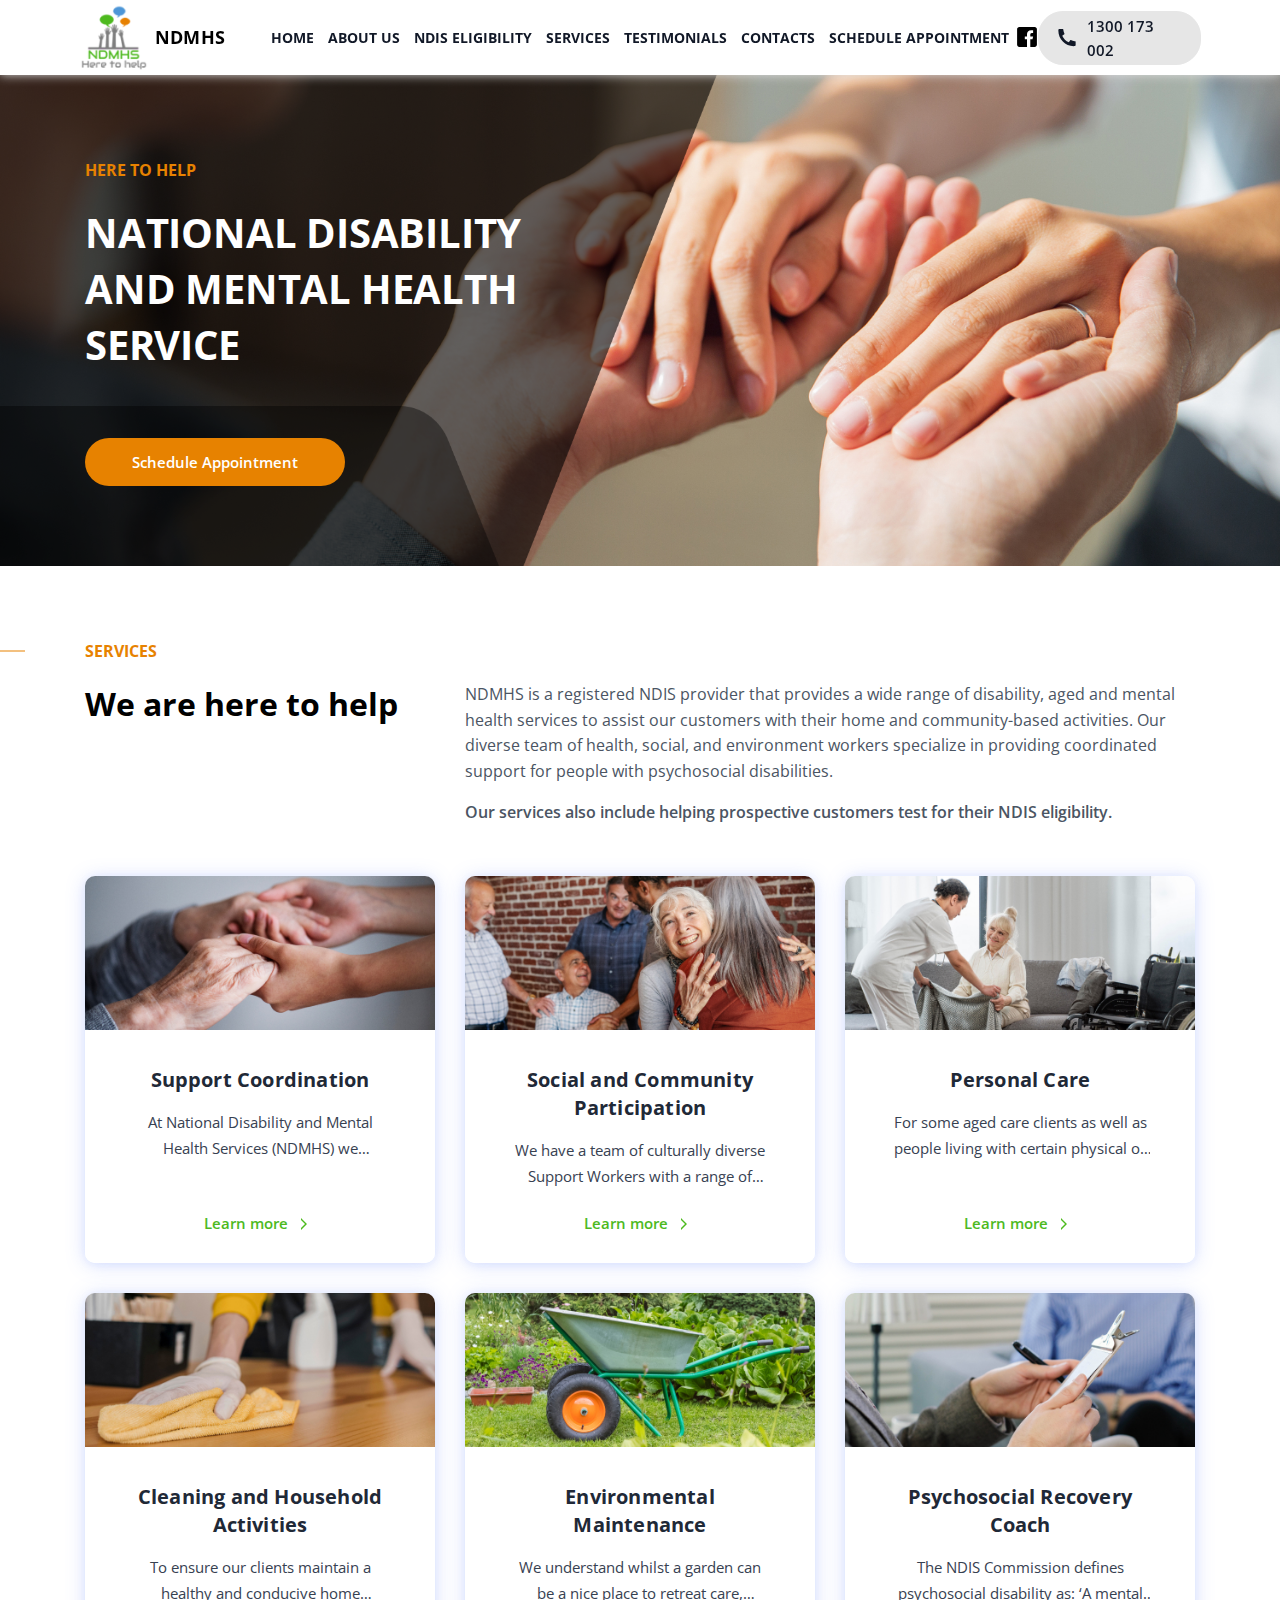
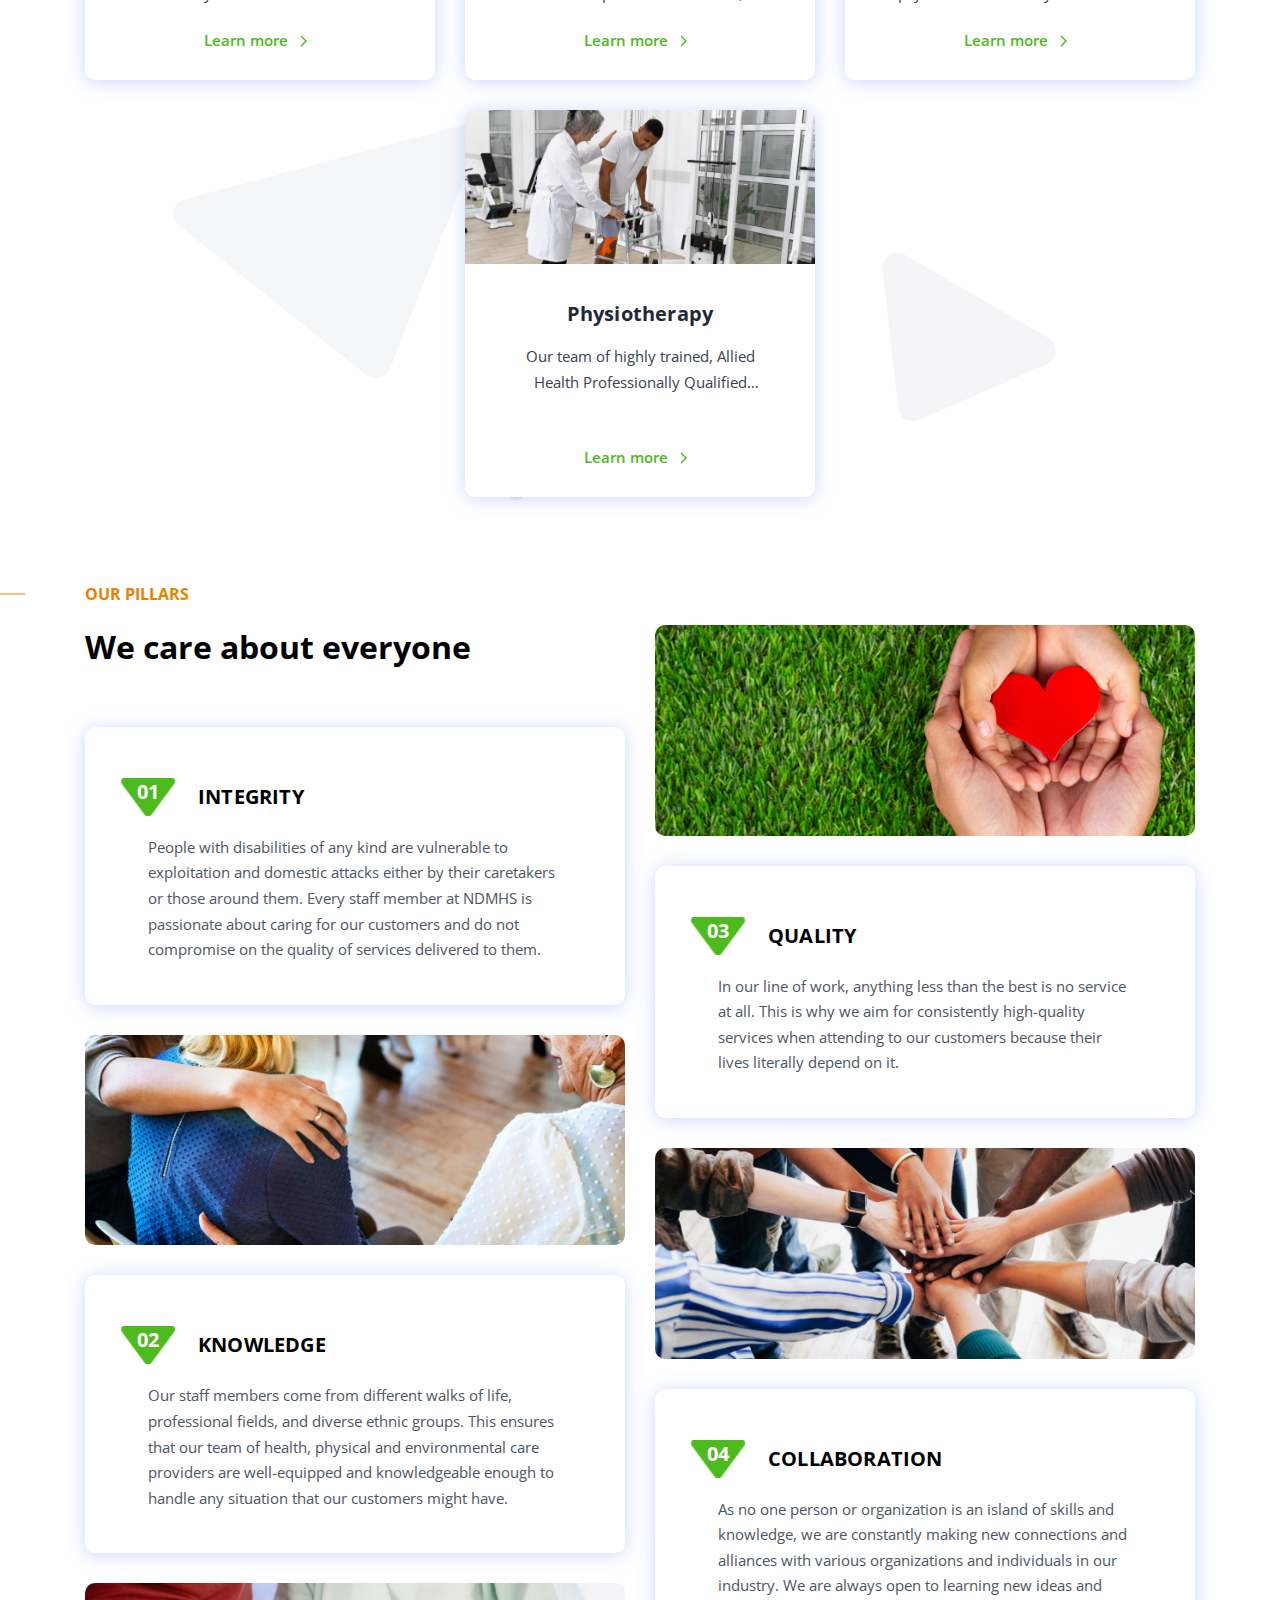
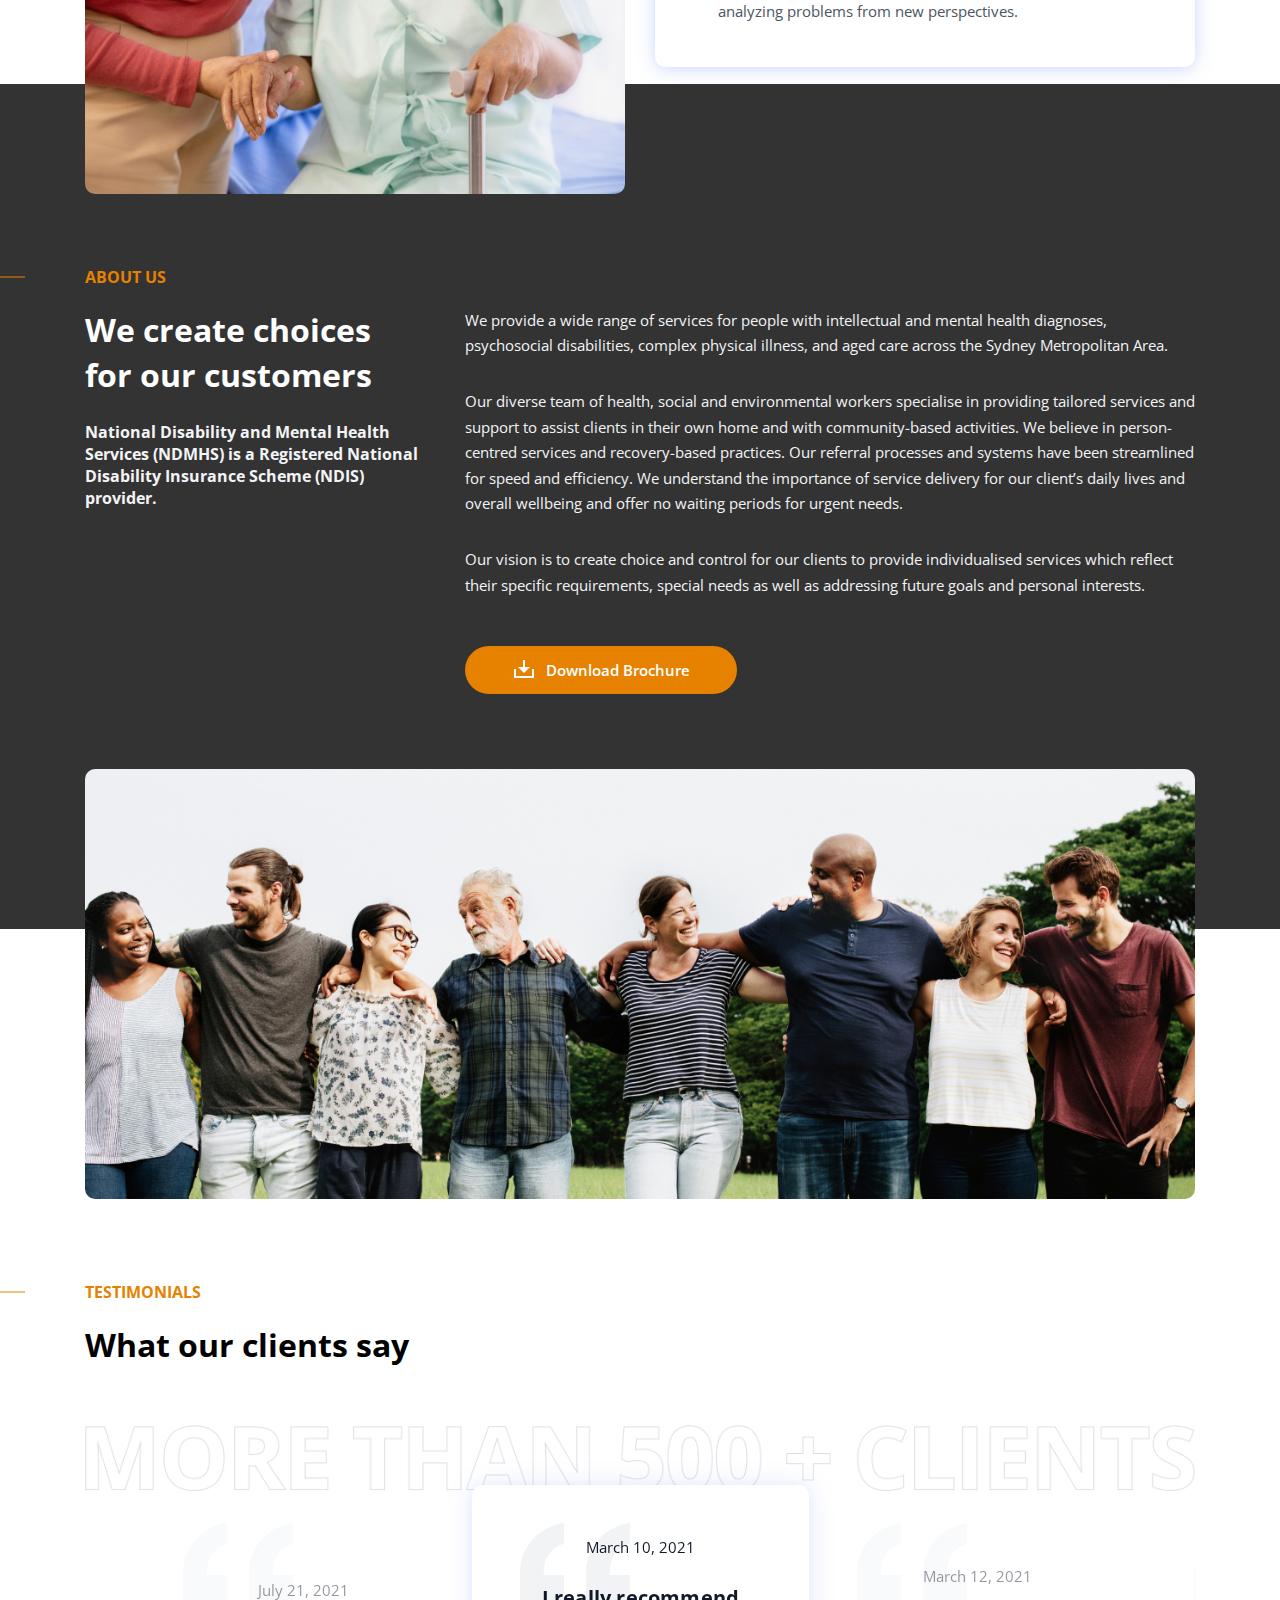
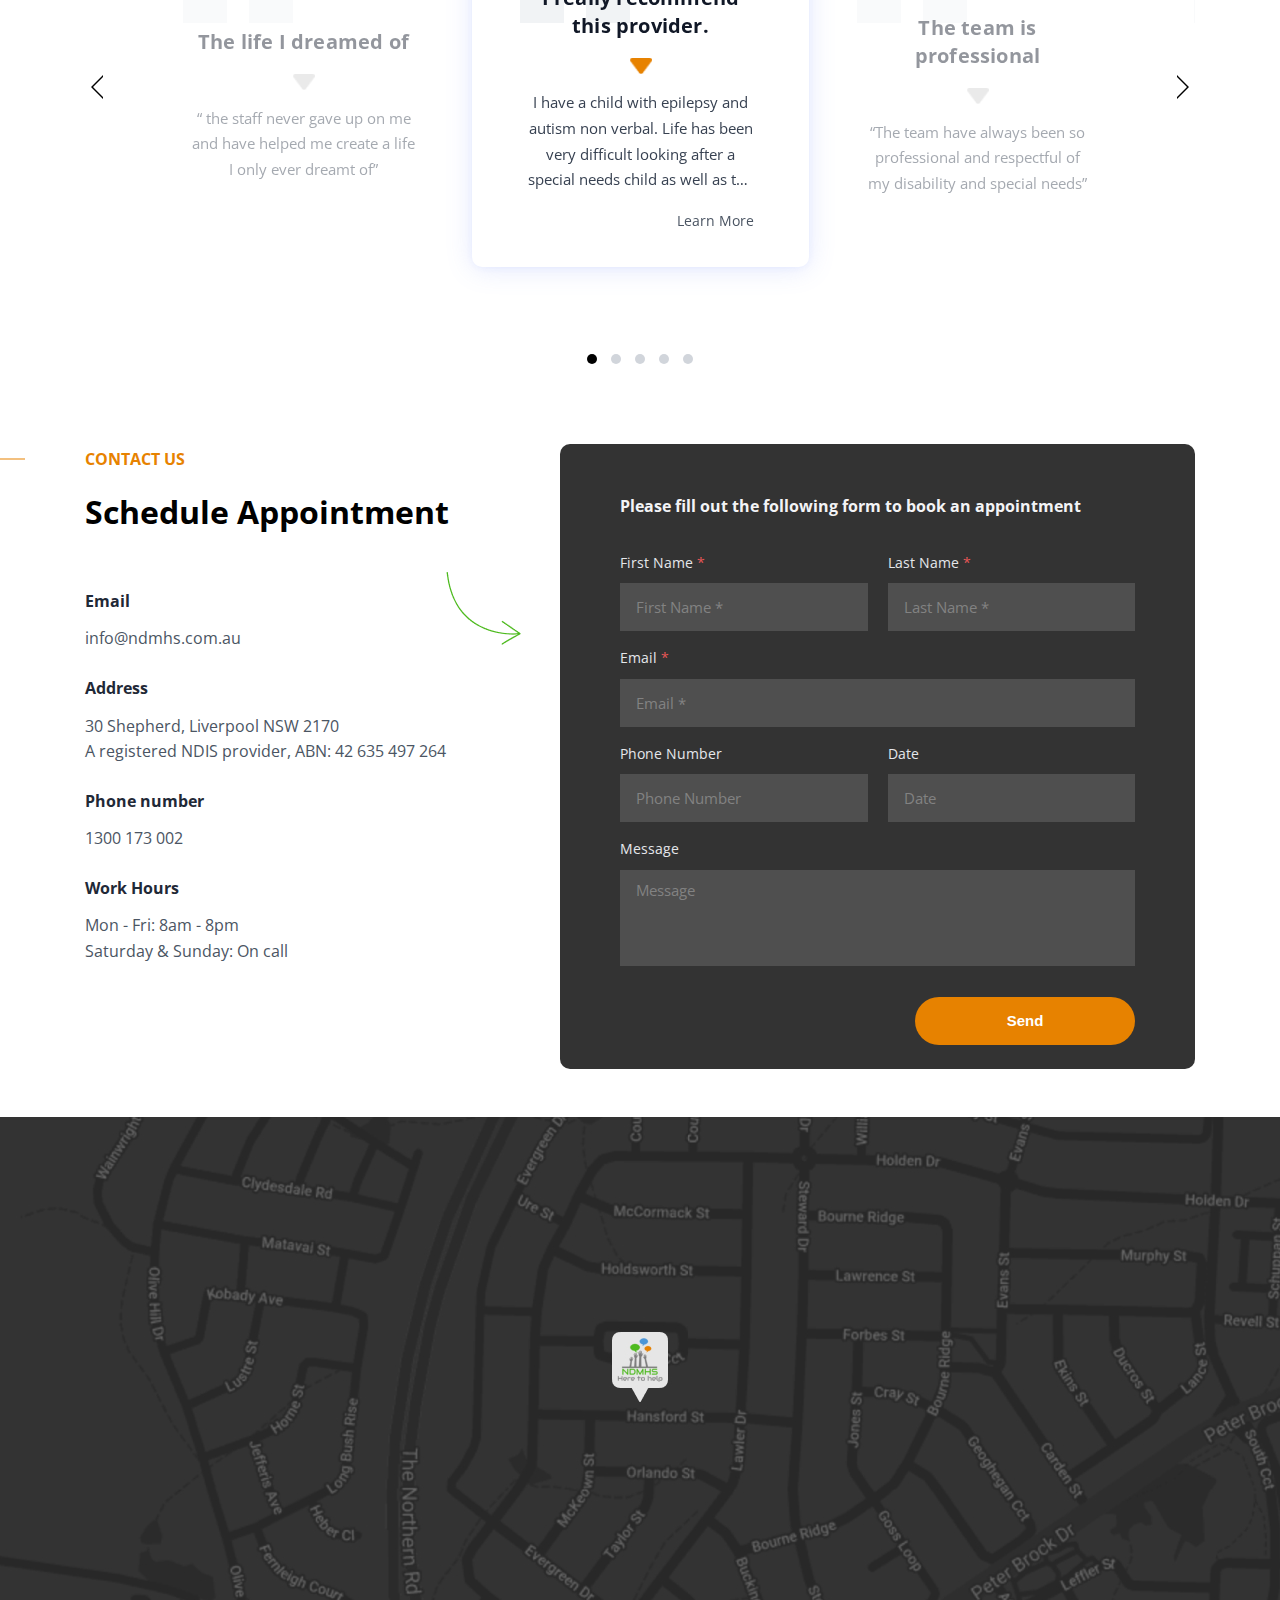
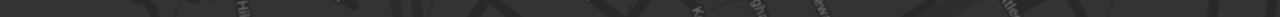
<file: index.html>
<!DOCTYPE html>
<html lang="en">

<head>
    <meta charset="UTF-8">
    <meta http-equiv="X-UA-Compatible" content="IE=edge">
    <meta name="viewport" content="width=device-width, initial-scale=1.0">
    <title>Main</title>

    <link rel="stylesheet" href="css/lib/bootstrap-grid.min.css">
    <link rel="stylesheet" href="css/lib/slick.css">
    <link rel="stylesheet" href="css/bundle.css">
</head>

<body>
    <div class="pagewrapper" id="home">
        <header class="header" id="header">
            <div class="header__content">
                <div class="header__logo">
                    <a href="index.html"><img src="img/logo.png" alt="logo">NDMHS</a>
                </div>
                <div class="header__nav">
                    <div class="header__nav-wrapcont">
                        <ul>
                            <li><a href="#home">Home</a></li>
                            <li><a href="#aboutus">About us</a></li>
                            <li class="pagelink"><a href="eligibility.html">NDIS Eligibility</a></li>
                            <li><a href="#services">Services</a></li>
                            <li><a href="#testimonials">Testimonials</a></li>
                            <li><a href="#contacts">Contacts</a></li>
                            <li><a href="#contactform">Schedule Appointment</a></li>
                        </ul>
                        <div class="header__contacts">
                            <a class="header__contacts-fb" href="#" target="_blank"><img src="img/svg/facebook.svg"
                                    alt="facebook"></a>
                            <a class="header__contacts-tel" href="tel:0483044703">
                                0483044703
                            </a>
                        </div>
                    </div>
                </div>
                <div class="header__contacts">
                    <a class="header__contacts-fb" href="https://www.facebook.com/ndmhs.com.au" target="_blank"><img
                            src="img/svg/facebook.svg" alt="facebook"></a>
                    <a class="header__contacts-tel" href="tel:1300173002">
                        1300 173 002
                    </a>
                </div>
                <div class="burger">
                    <img src="img/svg/burger.svg" alt="menu">
                    <img class="hide" src="img/svg/close.svg" alt="menu">
                </div>
            </div>
        </header>

        <main class="main">
            <section class="mainscreen">
                <div class="container">
                    <div class="mainscreen__content">
                        <p class="mainscreen__subtitle">Here to help</p>
                        <h1 class="mainscreen__title">
                            NATIONAL DISABILITY
                            AND MENTAL HEALTH SERVICE
                        </h1>
                        <a href="#contactform" class="orange-btn scrollbtn">Schedule Appointment</a>
                    </div>
                </div>
                <img class="mainscreen__bg" src="img/mainpic.jpg" alt="image">
            </section>

            <section class="services" id="services">
                <div class="container">
                    <p class="section-subtitle">Services</p>
                    <div class="services__header">
                        <div class="row">
                            <div class="col-lg-4">
                                <h3>We are here to help</h3>
                            </div>
                            <div class="col-lg-8">
                                <div class="services__header-descr">
                                    <p>
                                        NDMHS is a registered NDIS provider that provides a wide range of disability,
                                        aged and mental health services to assist our customers with their home and
                                        community-based activities. Our diverse team of health, social, and environment
                                        workers specialize in providing coordinated support for people with psychosocial
                                        disabilities.
                                    </p>
                                    <p>
                                        <b>
                                            Our services also include helping prospective customers test for their NDIS
                                            eligibility.
                                        </b>
                                    </p>
                                </div>
                            </div>
                        </div>
                    </div>
                    <div class="services__body">
                        <div class="row justify-content-center">
                            <div class="col-lg-4 col-md-6">
                                <a href="#">
                                    <div class="services__service servicebox">
                                        <div class="servicebox__img _ibg">
                                            <img src="img/service1.jpg" alt="Support Coordination">
                                        </div>
                                        <div class="servicebox__body">
                                            <div class="servicebox__textblock">
                                                <p class="servicebox__title">Support Coordination</p>
                                                <p class="servicebox__descr">
                                                    At National Disability and Mental Health Services (NDMHS) we
                                                    understand the ...
                                                </p>
                                            </div>
                                            <span class="servicebox__link">Learn more</span>
                                        </div>
                                    </div>
                                </a>
                            </div>
                            <div class="col-lg-4 col-md-6">
                                <a href="#">
                                    <div class="services__service servicebox">
                                        <div class="servicebox__img _ibg">
                                            <img src="img/service2.jpg" alt="Social and Community Participation">
                                        </div>
                                        <div class="servicebox__body">
                                            <div class="servicebox__textblock">
                                                <p class="servicebox__title">Social and Community Participation</p>
                                                <p class="servicebox__descr">
                                                    We have a team of culturally diverse Support Workers with a range of
                                                    professional ...
                                                </p>
                                            </div>
                                            <span class="servicebox__link">Learn more</span>
                                        </div>
                                    </div>
                                </a>
                            </div>
                            <div class="col-lg-4 col-md-6">
                                <a href="#">
                                    <div class="services__service servicebox">
                                        <div class="servicebox__img _ibg">
                                            <img src="img/service4.jpg" alt="Psychosocial Recovery Coach">
                                        </div>
                                        <div class="servicebox__body">
                                            <div class="servicebox__textblock">
                                                <p class="servicebox__title">Personal Care</p>
                                                <p class="servicebox__descr">
                                                    For some aged care clients as well as people living with certain
                                                    physical or mental ...
                                                </p>
                                            </div>
                                            <span class="servicebox__link">Learn more</span>
                                        </div>
                                    </div>
                                </a>
                            </div>
                            <div class="col-lg-4 col-md-6">
                                <a href="#">
                                    <div class="services__service servicebox">
                                        <div class="servicebox__img _ibg">
                                            <img src="img/service5.jpg" alt="Personal Care">
                                        </div>
                                        <div class="servicebox__body">
                                            <div class="servicebox__textblock">
                                                <p class="servicebox__title">Cleaning and Household Activities</p>
                                                <p class="servicebox__descr">
                                                    To ensure our clients maintain a healthy and conducive home
                                                    environment, our team of ...
                                                </p>
                                            </div>
                                            <span class="servicebox__link">Learn more</span>
                                        </div>
                                    </div>
                                </a>
                            </div>
                            <div class="col-lg-4 col-md-6">
                                <a href="#">
                                    <div class="services__service servicebox">
                                        <div class="servicebox__img _ibg">
                                            <img src="img/service6.jpg" alt="Cleaning and Household Activities">
                                        </div>
                                        <div class="servicebox__body">
                                            <div class="servicebox__textblock">
                                                <p class="servicebox__title">Environmental Maintenance</p>
                                                <p class="servicebox__descr">
                                                    We understand whilst a garden can be a nice place to retreat care,
                                                    maintenance and ...
                                                </p>
                                            </div>
                                            <span class="servicebox__link">Learn more</span>
                                        </div>
                                    </div>
                                </a>
                            </div>
                            <div class="col-lg-4 col-md-6">
                                <a href="#">
                                    <div class="services__service servicebox">
                                        <div class="servicebox__img _ibg">
                                            <img src="img/service3.jpg" alt="Environmental Maintenance">
                                        </div>
                                        <div class="servicebox__body">
                                            <div class="servicebox__textblock">
                                                <p class="servicebox__title">Psychosocial Recovery Coach</p>
                                                <p class="servicebox__descr">
                                                    The NDIS Commission defines psychosocial disability as: ‘A mental
                                                    health issue that ...
                                                </p>
                                            </div>
                                            <span class="servicebox__link">Learn more</span>
                                        </div>
                                    </div>
                                </a>
                            </div>
                            <div class="col-lg-4 col-md-6">
                                <a href="#">
                                    <div class="services__service servicebox">
                                        <div class="servicebox__img _ibg">
                                            <img src="img/service7.jpg" alt="Environmental Maintenance">
                                        </div>
                                        <div class="servicebox__body">
                                            <div class="servicebox__textblock">
                                                <p class="servicebox__title">Physiotherapy</p>
                                                <p class="servicebox__descr">
                                                    Our team of highly trained, Allied Health Professionally Qualified
                                                    Physiotherapists...
                                                </p>
                                            </div>
                                            <span class="servicebox__link">Learn more</span>
                                        </div>
                                    </div>
                                </a>
                            </div>
                        </div>
                    </div>
                </div>
            </section>

            <section class="pillars">
                <div class="container">
                    <p class="section-subtitle">Our Pillars</p>
                    <div class="row">
                        <div class="col-lg-6">

                            <h3>We care about everyone</h3>

                            <div class="pillars__block pillarbox">
                                <div class="pillarbox__descr">
                                    <p class="title"><span>01</span> Integrity</p>
                                    <p class="descr">
                                        People with disabilities of any kind are vulnerable to exploitation and domestic
                                        attacks either by their caretakers or those around them. Every staff member at
                                        NDMHS is passionate about caring for our customers and do not compromise on the
                                        quality of services delivered to them.
                                    </p>
                                </div>
                                <div class="pillarbox__img _ibg">
                                    <img src="img/pillar1.jpg" alt="Integrity">
                                </div>
                            </div>
                            <div class="pillars__block pillarbox">
                                <div class="pillarbox__descr">
                                    <p class="title"><span>02</span> Knowledge</p>
                                    <p class="descr">
                                        Our staff members come from different walks of life, professional fields, and
                                        diverse ethnic groups. This ensures that our team of health, physical and
                                        environmental care providers are well-equipped and knowledgeable enough to
                                        handle any situation that our customers might have.
                                    </p>
                                </div>
                                <div class="pillarbox__img _ibg">
                                    <img src="img/pillar2.jpg" alt="Knowledge">
                                </div>
                            </div>
                        </div>
                        <div class="col-lg-6 reversecol">
                            <div class="pillars__block pillarbox">
                                <div class="pillarbox__descr">
                                    <p class="title"><span>03</span> Quality</p>
                                    <p class="descr">
                                        In our line of work, anything less than the best is no service at all. This is
                                        why we aim for consistently high-quality services when attending to our
                                        customers because their lives literally depend on it.
                                    </p>
                                </div>
                                <div class="pillarbox__img _ibg">
                                    <img src="img/pillar3.jpg" alt="Quality">
                                </div>
                            </div>
                            <div class="pillars__block pillarbox">
                                <div class="pillarbox__descr">
                                    <p class="title"><span>04</span> Collaboration</p>
                                    <p class="descr">
                                        As no one person or organization is an island of skills and knowledge, we are
                                        constantly making new connections and alliances with various organizations and
                                        individuals in our industry. We are always open to learning new ideas and
                                        analyzing problems from new perspectives.
                                    </p>
                                </div>
                                <div class="pillarbox__img _ibg">
                                    <img src="img/pillar4.jpg" alt="Collaboration">
                                </div>
                            </div>
                        </div>
                    </div>
                </div>
            </section>

            <section class="aboutus" id="aboutus">
                <div class="container">
                    <p class="section-subtitle">About Us</p>
                    <div class="row">
                        <div class="col-lg-4 col-md-5">
                            <h3>We create choices<br>
                                for our customers</h3>
                            <div class="aboutus__descr">
                                <p>
                                    National Disability and Mental Health Services (NDMHS) is a Registered National
                                    Disability Insurance Scheme (NDIS) provider.
                                </p>
                            </div>
                        </div>
                        <div class="col-lg-8 col-md-7">
                            <div class="aboutus__content">
                                <p>
                                    We provide a wide range of services for people with intellectual and mental health
                                    diagnoses, psychosocial disabilities, complex physical illness, and aged care across
                                    the Sydney Metropolitan Area.
                                </p>
                                <p>
                                    Our diverse team of health, social and environmental workers specialise in providing
                                    tailored services and support to assist clients in their own home and with
                                    community-based activities. We believe in person-centred services and recovery-based
                                    practices. Our referral processes and systems have been streamlined for speed and
                                    efficiency. We understand the importance of service delivery for our client’s daily
                                    lives and overall wellbeing and offer no waiting periods for urgent needs.
                                </p>
                                <p>
                                    Our vision is to create choice and control for our clients to provide individualised
                                    services which reflect their specific requirements, special needs as well as
                                    addressing future goals and personal interests.
                                </p>
                            </div>
                            <a href="file/NDMHS-BROCHURE-V-1.2.pdf" download="" class="aboutus__link orange-btn">
                                <img src="img/svg/download.svg" alt="download">
                                Download Brochure
                            </a>
                        </div>
                    </div>
                </div>
            </section>

            <div class="imgpage">
                <div class="container">
                    <img src="img/team.jpg" alt="img">
                </div>
            </div>

            <section class="testimonials" id="testimonials">
                <div class="container">
                    <p class="section-subtitle">Testimonials</p>
                    <h3>What our clients say</h3>
                    <div class="testimonials-sliderwrapp">
                        <div class="testimonials-slider">
                            <div>
                                <div class="testimonials__slide" data-target="testim1">
                                    <div class="testimonials__slide-wrap">
                                        <p class="testimonials__slide-date">March 10, 2021</p>
                                        <p class="testimonials__slide-title">I really recommend this provider.</p>
                                        <div class="descrwrap">
                                            <p class="descr">
                                                I have a child with epilepsy and autism non verbal. Life has been very
                                                difficult looking after a special needs child as well as the family and
                                                managing NDIS until I got help from S***** who became my coordinator. He
                                                has been my coordinator for a year now and has been a great help
                                                liaising with NDIS listening in and giving feedback for a new plan,
                                                planning my budget and ordering nappies every fortnight. Since lockdown
                                                my daughter has been stuck at home screaming a lot. S***** has also
                                                helped my daughter get IPad so that she can do some home learning. If I
                                                have any problems all I have to do is call S***** and he will take over
                                                to fix any problems that comes across. I really recommend this provider.
                                                They will go above and beyond to help you and your family.
                                            </p>
                                            <p class="learnmorespan"><span>Learn More</span></p>
                                        </div>
                                    </div>
                                </div>
                            </div>
                            <div>
                                <div class="testimonials__slide">
                                    <div class="testimonials__slide-wrap">
                                        <p class="testimonials__slide-date">March 12, 2021</p>
                                        <p class="testimonials__slide-title">The team is professional</p>
                                        <div class="descrwrap">
                                            <p class="descr">
                                                “The team have always been so professional and respectful of my
                                                disability
                                                and
                                                special needs”
                                            </p>
                                        </div>
                                    </div>
                                </div>
                            </div>

                            <div>
                                <div class="testimonials__slide">
                                    <div class="testimonials__slide-wrap">
                                        <p class="testimonials__slide-date">April 11, 2021</p>
                                        <p class="testimonials__slide-title">They gave me choice in the services</p>
                                        <div class="descrwrap">
                                            <p class="descr">
                                                “They gave me choice in the services I received and asked what I wanted
                                                rather than telling me what I needed…”
                                            </p>
                                        </div>
                                    </div>
                                </div>
                            </div>
                            <div>
                                <div class="testimonials__slide">
                                    <div class="testimonials__slide-wrap">
                                        <p class="testimonials__slide-date">April 16, 2021</p>
                                        <p class="testimonials__slide-title">Professionalism at its best</p>
                                        <div class="descrwrap">
                                            <p class="descr">
                                                1.Professionalism at its best.<br>
                                                2 Support Co-ordinators are very kind, and care about offering the right
                                                needs of the client.<br>
                                                3. Exceptional Communication skills, along with a great sense of humour.
                                            </p>
                                        </div>
                                    </div>
                                </div>
                            </div>
                            <div>
                                <div class="testimonials__slide">
                                    <div class="testimonials__slide-wrap">
                                        <p class="testimonials__slide-date">July 21, 2021</p>
                                        <p class="testimonials__slide-title">The life I dreamed of</p>
                                        <div class="descrwrap">
                                            <p class="descr">
                                                “ the staff never gave up on me and have helped me create a life I only
                                                ever
                                                dreamt of”

                                            </p>
                                        </div>
                                    </div>
                                </div>
                            </div>
                        </div>
                    </div>
                </div>
            </section>

            <section class="contactus" id="contacts">
                <div class="container">
                    <div class="row">
                        <div class="col-lg-5">
                            <p class="section-subtitle">Contact Us</p>
                            <h3>Schedule Appointment</h3>
                            <div class="contactus__info info-contacts">
                                <div class="info-contacts__box">
                                    <p class="title">Email</p>
                                    <div class="descr">
                                        <a href="mailto:info@ndmhs.com.au">info@ndmhs.com.au</a>
                                    </div>
                                </div>
                                <div class="info-contacts__box">
                                    <p class="title">Address</p>
                                    <div class="descr">
                                        <p>
                                            30 Shepherd, Liverpool NSW 2170<br>
                                            A registered NDIS provider, ABN: 42 635 497 264
                                        </p>
                                    </div>
                                </div>
                                <div class="info-contacts__box">
                                    <p class="title">Phone number</p>
                                    <div class="descr">
                                        <a href="tel:1300173002">1300 173 002</a>
                                    </div>
                                </div>
                                <div class="info-contacts__box">
                                    <p class="title">Work Hours</p>
                                    <div class="descr">
                                        <ul>
                                            <li>Mon - Fri: 8am - 8pm</li>
                                            <li>Saturday & Sunday: On call</li>
                                        </ul>
                                    </div>
                                </div>
                            </div>
                        </div>
                        <div class="col-lg-7">
                            <form action="#" class="contactus__form form-contact" id="contactform">
                                <p>Please fill out the following form to book an appointment</p>
                                <div class="form-contact__inpfield">
                                    <div class="form-contact__inputbox">
                                        <label for="fname">First Name <span>*</span></label>
                                        <input type="text" placeholder="First Name *" id="fname">
                                    </div>
                                    <div class="form-contact__inputbox">
                                        <label for="lname">Last Name <span>*</span></label>
                                        <input type="text" placeholder="Last Name *" id="lname">
                                    </div>
                                </div>
                                <div class="form-contact__inpfield">
                                    <div class="form-contact__inputbox">
                                        <label for="email">Email <span>*</span></label>
                                        <input type="email" placeholder="Email *" id="email">
                                    </div>
                                </div>
                                <div class="form-contact__inpfield">
                                    <div class="form-contact__inputbox">
                                        <label for="tel">Phone Number</label>
                                        <input type="text" placeholder="Phone Number" id="tel">
                                    </div>
                                    <div class="form-contact__inputbox">
                                        <label for="date">Date</label>
                                        <input type="text" placeholder="Date" id="date">
                                    </div>
                                </div>
                                <div class="form-contact__inpfield">
                                    <div class="form-contact__inputbox">
                                        <label for="message">Message</label>
                                        <textarea placeholder="Message" id="message"></textarea>
                                    </div>
                                </div>
                                <div class="form-contact__submitbtn">
                                    <input type="submit" class="orange-btn" value="Send">
                                </div>

                            </form>
                        </div>
                    </div>
                </div>
            </section>

            <div class="mapsection">
                <a href="https://www.google.com.ua/maps/place/30+Shepherd+St,+Liverpool+NSW+2170,+%D0%90%D0%B2%D1%81%D1%82%D1%80%D0%B0%D0%BB%D0%B8%D1%8F/@-33.9329111,150.9204447,17z/data=!3m1!4b1!4m5!3m4!1s0x6b1295a425900001:0x3c05881b8baa0349!8m2!3d-33.9329156!4d150.9226334?hl=ru"
                    target="_blank">
                    <img src="img/mapimg.jpg" alt="map">
                </a>
            </div>



        </main>

    </div>



    <div class="modalbackdrop" id="testim1">
        <div class="modalbackdropbg"></div>
        <div class="modalwrap">
            <span class="clolsemodal"><img src="img/svg/close.svg" alt="close"></span>
            <div class="modal-testimonial">
                <p class="title">I really recommend this provider.</p>
                <div class="descr">
                    <p>

                        I have a child with epilepsy and autism non verbal. Life has been very
                        difficult looking after a special needs child as well as the family and
                        managing NDIS until I got help from S***** who became my coordinator. He
                        has been my coordinator for a year now and has been a great help
                        liaising with NDIS listening in and giving feedback for a new plan,
                        planning my budget and ordering nappies every fortnight. Since lockdown
                        my daughter has been stuck at home screaming a lot. S***** has also
                        helped my daughter get IPad so that she can do some home learning. If I
                        have any problems all I have to do is call S***** and he will take over
                        to fix any problems that comes across. I really recommend this provider.
                        They will go above and beyond to help you and your family.

                    </p>

                </div>
            </div>
        </div>
    </div>



    <script src="js/lib/jquery.js"></script>
    <script src="js/lib/input-mask.js"></script>
    <script src="js/lib/slick.min.js"></script>
    <script src="js/common.js"></script>
</body>

</html>
</file>
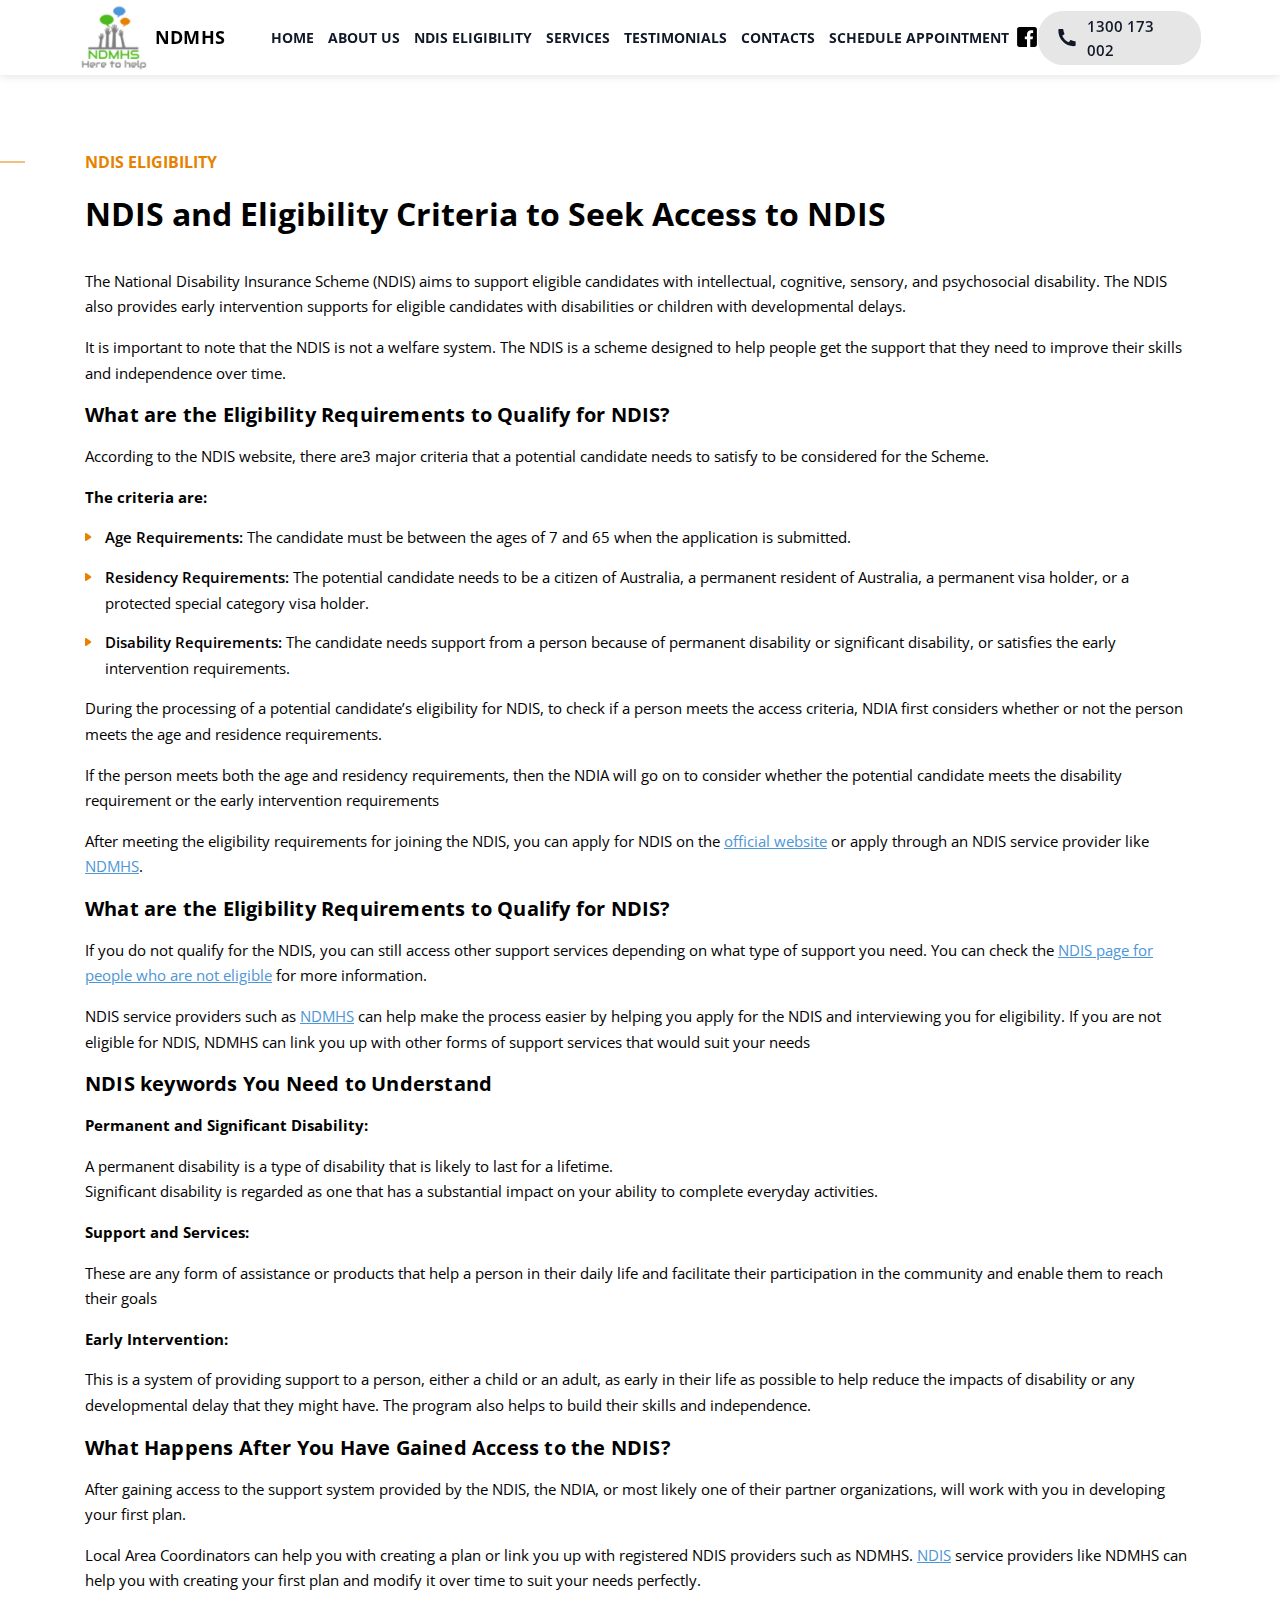
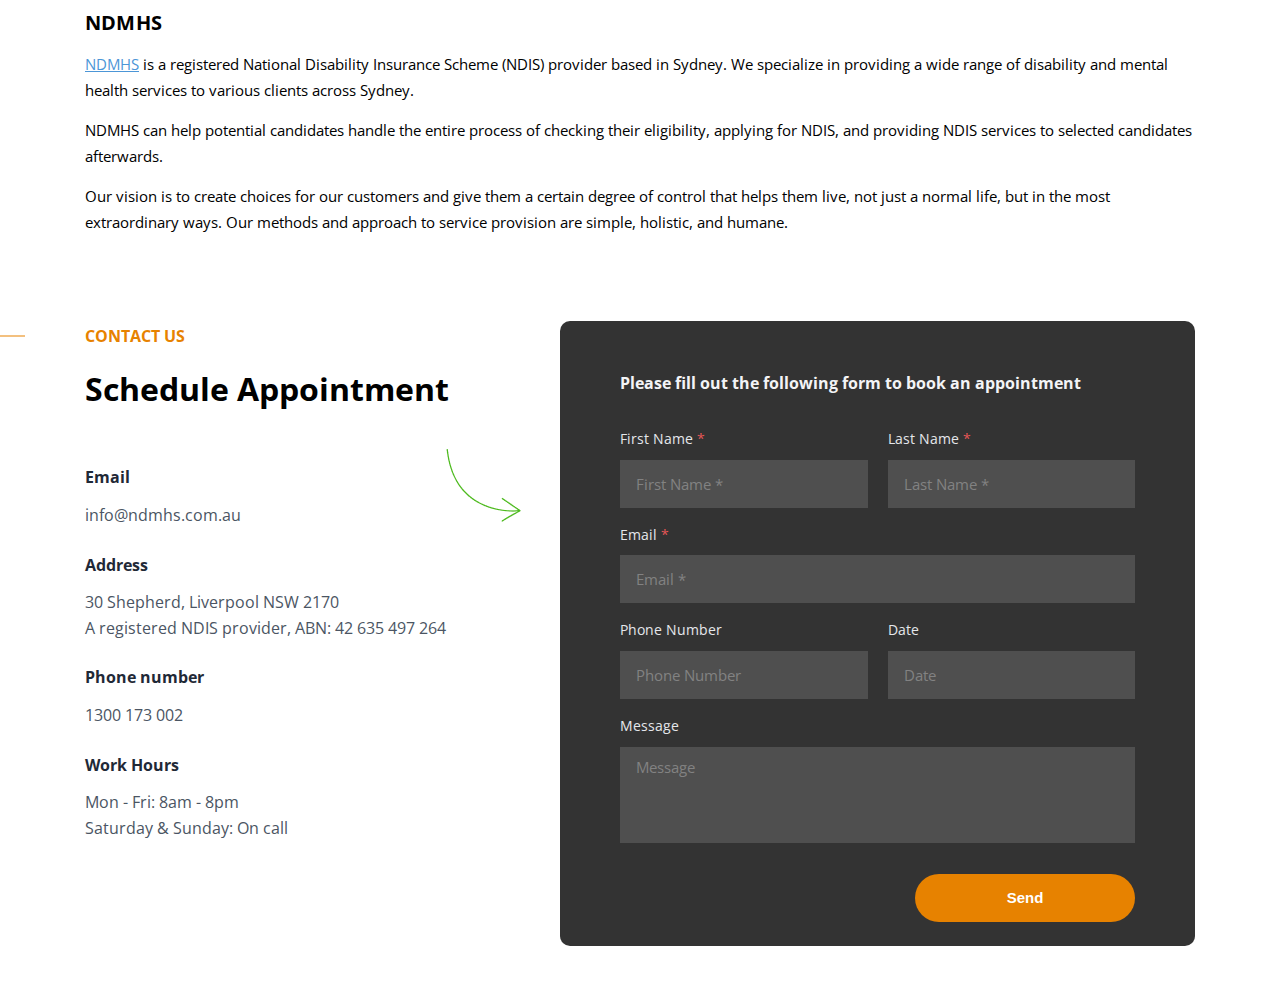
<file: eligibility.html>
<!DOCTYPE html>
<html lang="en">

<head>
    <meta charset="UTF-8">
    <meta http-equiv="X-UA-Compatible" content="IE=edge">
    <meta name="viewport" content="width=device-width, initial-scale=1.0">
    <title>Services</title>

    <link rel="stylesheet" href="css/lib/bootstrap-grid.min.css">
    <link rel="stylesheet" href="css/lib/slick.css">
    <link rel="stylesheet" href="css/bundle.css">
</head>

<body>
    <div class="pagewrapper">
        <header class="header" id="header">
            <div class="header__content">
                <div class="header__logo">
                    <a href="index.html"><img src="img/logo.png" alt="logo">NDMHS</a>
                </div>
                <div class="header__nav">
                    <div class="header__nav-wrapcont">
                        <ul>
                            <li><a href="index.html#home">Home</a></li>
                            <li><a href="index.html#aboutus">About us</a></li>
                            <li class="pagelink"><a href="eligibility.html">NDIS Eligibility</a></li>
                            <li><a href="index.html#services">Services</a></li>
                            <li><a href="index.html#testimonials">Testimonials</a></li>
                            <li><a href="index.html#contacts">Contacts</a></li>
                            <li><a href="index.html#contactform">Schedule Appointment</a></li>
                        </ul>
                        <div class="header__contacts">
                            <a class="header__contacts-fb" href="#" target="_blank"><img src="img/svg/facebook.svg"
                                    alt="facebook"></a>
                            <a class="header__contacts-tel" href="tel:0483044703">
                                0483044703
                            </a>
                        </div>
                    </div>
                </div>
                <div class="header__contacts">
                    <a class="header__contacts-fb" href="https://www.facebook.com/ndmhs.com.au" target="_blank"><img
                            src="img/svg/facebook.svg" alt="facebook"></a>
                    <a class="header__contacts-tel" href="tel:1300173002">
                        1300 173 002
                    </a>
                </div>
                <div class="burger">
                    <img src="img/svg/burger.svg" alt="menu">
                    <img class="hide" src="img/svg/close.svg" alt="menu">
                </div>
            </div>
        </header>

        <main class="main">
            <section class="textpage">
                <div class="container">
                    <p class="section-subtitle">NDIS Eligibility</p>
                    <h3>NDIS and Eligibility Criteria to Seek Access to NDIS</h3>
                    <p>
                        The National Disability Insurance Scheme (NDIS) aims to support eligible candidates with
                        intellectual, cognitive, sensory, and psychosocial disability. The NDIS also provides early
                        intervention supports for eligible candidates with disabilities or children with developmental
                        delays.
                    </p>
                    <p>
                        It is important to note that the NDIS is not a welfare system. The NDIS is a scheme designed to
                        help people get the support that they need to improve their skills and independence over time.
                    </p>
                    <h5>What are the Eligibility Requirements to Qualify for NDIS?</h5>
                    <p>
                        According to the NDIS website, there are3 major criteria that a potential candidate needs to
                        satisfy to be considered for the Scheme.
                    </p>
                    <p><b>The criteria are:</b></p>
                    <ul>
                        <li>
                            <span>Age Requirements:</span> The candidate must be between the ages of 7 and 65 when the
                            application is submitted.
                        </li>
                        <li>
                            <span>Residency Requirements:</span> The potential candidate needs to be a citizen of
                            Australia, a
                            permanent resident of Australia, a permanent visa holder, or a protected special category
                            visa
                            holder.
                        </li>
                        <li>
                            <span>Disability Requirements:</span> The candidate needs support from a person because of
                            permanent
                            disability or significant disability, or satisfies the early intervention requirements.
                        </li>
                    </ul>
                    <p>
                        During the processing of a potential candidate’s eligibility for NDIS, to check if a person
                        meets the access criteria, NDIA first considers whether or not the person meets the age and
                        residence requirements.
                    </p>
                    <p>
                        If the person meets both the age and residency requirements, then the NDIA will go on to
                        consider whether the potential candidate meets the disability requirement or the early
                        intervention requirements
                    </p>
                    <p>
                        After meeting the eligibility requirements for joining the NDIS, you can apply for NDIS on the
                        <a href="#">official website</a> or apply through an NDIS service provider like <a
                            href="#">NDMHS</a>.
                    </p>
                    <h5>What are the Eligibility Requirements to Qualify for NDIS?</h5>
                    <p>
                        If you do not qualify for the NDIS, you can still access other support services depending on
                        what type of support you need.
                        You can check the <a href="#">NDIS page for people who are not eligible</a> for more
                        information.
                    </p>
                    <p>
                        NDIS service providers such as <a href="#">NDMHS</a> can help make the process easier by helping
                        you apply for
                        the NDIS and interviewing you for eligibility. If you are not eligible for NDIS, NDMHS can link
                        you up with other forms of support services that would suit your needs
                    </p>
                    <h5>
                        NDIS keywords You Need to Understand
                    </h5>
                    <p><b>Permanent and Significant Disability: </b></p>
                    <p>
                        A permanent disability is a type of disability that is likely to last for a lifetime.<br>
                        Significant disability is regarded as one that has a substantial impact on your ability to
                        complete everyday activities.
                    </p>
                    <p><b>Support and Services: </b></p>
                    <p>These are any form of assistance or products that help a person in their daily life and
                        facilitate their participation in the community and enable them to reach their goals</p>
                    <p><b>Early Intervention:</b></p>
                    <p>
                        This is a system of providing support to a person, either a child or an adult, as early in their
                        life as possible to help reduce the impacts of disability or any developmental delay that they
                        might have. The program also helps to build their skills and independence.
                    </p>
                    <h5>What Happens After You Have Gained Access to the NDIS?</h5>
                    <p>
                        After gaining access to the support system provided by the NDIS, the NDIA, or most likely one of
                        their partner organizations, will work with you in developing your first plan.
                    </p>
                    <p>
                        Local Area Coordinators can help you with creating a plan or link you up with registered NDIS
                        providers such as NDMHS. <a href="#">NDIS</a> service providers like NDMHS can help you with
                        creating your first
                        plan and modify it over time to suit your needs perfectly.
                    </p>
                    <h5>NDMHS</h5>
                    <p>
                        <a href="#">NDMHS</a> is a registered National Disability Insurance Scheme (NDIS) provider based
                        in Sydney. We
                        specialize in providing a wide range of disability and mental health services to various clients
                        across Sydney.
                    </p>
                    <p>
                        ​NDMHS can help potential candidates handle the entire process of checking their eligibility,
                        applying for NDIS, and providing NDIS services to selected candidates afterwards.
                    </p>
                    <p>
                        ​Our vision is to create choices for our customers and give them a certain degree of control
                        that helps them live, not just a normal life, but in the most extraordinary ways. Our methods
                        and approach to service provision are simple, holistic, and humane.
                    </p>
                </div>
            </section>


            <section class="contactus" id="contacts">
                <div class="container">
                    <div class="row">
                        <div class="col-lg-5">
                            <p class="section-subtitle">Contact Us</p>
                            <h3>Schedule Appointment</h3>
                            <div class="contactus__info info-contacts">
                                <div class="info-contacts__box">
                                    <p class="title">Email</p>
                                    <div class="descr">
                                        <a href="mailto:info@ndmhs.com.au">info@ndmhs.com.au</a>
                                    </div>
                                </div>
                                <div class="info-contacts__box">
                                    <p class="title">Address</p>
                                    <div class="descr">
                                        <p>
                                            30 Shepherd, Liverpool NSW 2170<br>
                                            A registered NDIS provider, ABN: 42 635 497 264
                                        </p>
                                    </div>
                                </div>
                                <div class="info-contacts__box">
                                    <p class="title">Phone number</p>
                                    <div class="descr">
                                        <a href="tel:1300173002">1300 173 002</a>
                                    </div>
                                </div>
                                <div class="info-contacts__box">
                                    <p class="title">Work Hours</p>
                                    <div class="descr">
                                        <ul>
                                            <li>Mon - Fri: 8am - 8pm</li>
                                            <li>Saturday & Sunday: On call</li>
                                        </ul>
                                    </div>
                                </div>
                            </div>
                        </div>
                        <div class="col-lg-7">
                            <form action="#" class="contactus__form form-contact" id="contactform">
                                <p>Please fill out the following form to book an appointment</p>
                                <div class="form-contact__inpfield">
                                    <div class="form-contact__inputbox">
                                        <label for="fname">First Name <span>*</span></label>
                                        <input type="text" placeholder="First Name *" id="fname">
                                    </div>
                                    <div class="form-contact__inputbox">
                                        <label for="lname">Last Name <span>*</span></label>
                                        <input type="text" placeholder="Last Name *" id="lname">
                                    </div>
                                </div>
                                <div class="form-contact__inpfield">
                                    <div class="form-contact__inputbox">
                                        <label for="email">Email <span>*</span></label>
                                        <input type="email" placeholder="Email *" id="email">
                                    </div>
                                </div>
                                <div class="form-contact__inpfield">
                                    <div class="form-contact__inputbox">
                                        <label for="tel">Phone Number</label>
                                        <input type="text" placeholder="Phone Number" id="tel">
                                    </div>
                                    <div class="form-contact__inputbox">
                                        <label for="date">Date</label>
                                        <input type="text" placeholder="Date" id="date">
                                    </div>
                                </div>
                                <div class="form-contact__inpfield">
                                    <div class="form-contact__inputbox">
                                        <label for="message">Message</label>
                                        <textarea placeholder="Message" id="message"></textarea>
                                    </div>
                                </div>
                                <div class="form-contact__submitbtn">
                                    <input type="submit" class="orange-btn" value="Send">
                                </div>

                            </form>
                        </div>
                    </div>
                </div>
            </section>

        </main>

    </div>



    <script src="js/lib/jquery.js"></script>
    <script src="js/lib/input-mask.js"></script>
    <script src="js/lib/slick.min.js"></script>
    <script src="js/common.js"></script>
</body>

</html>
</file>
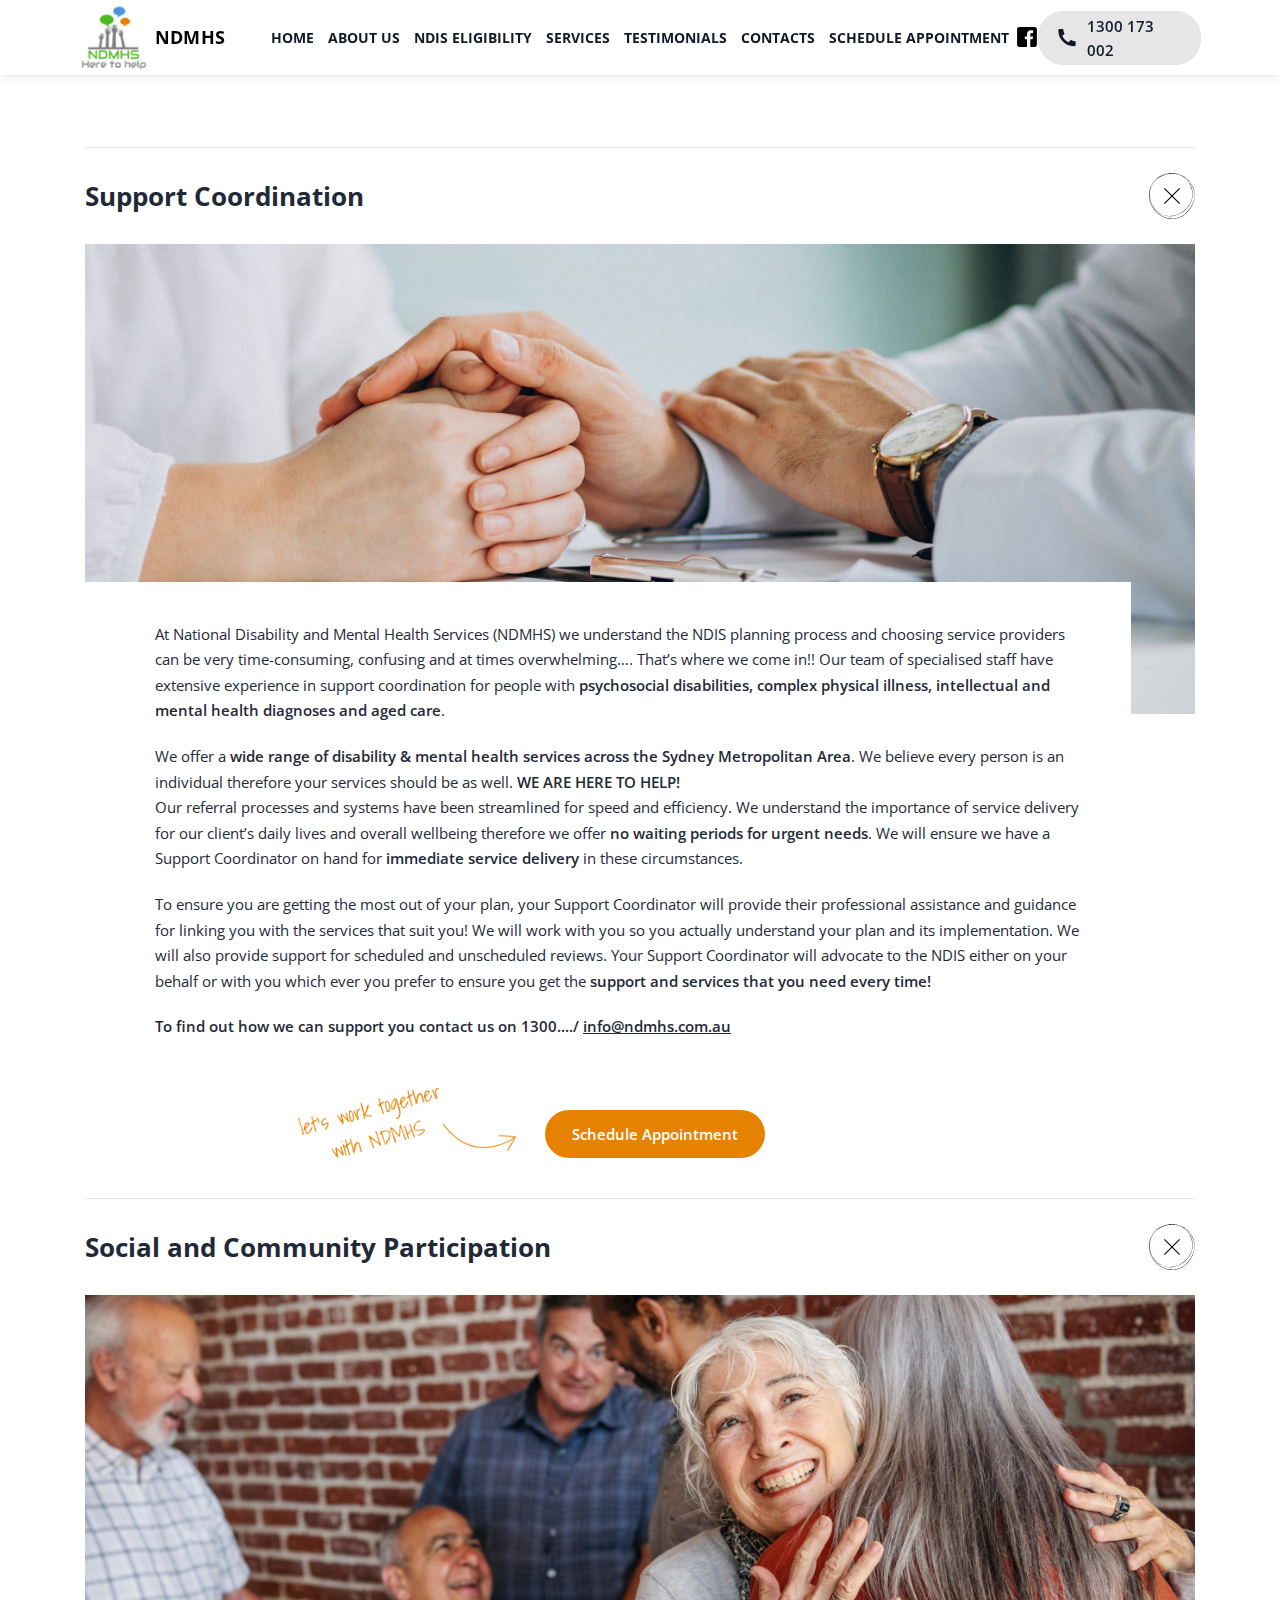
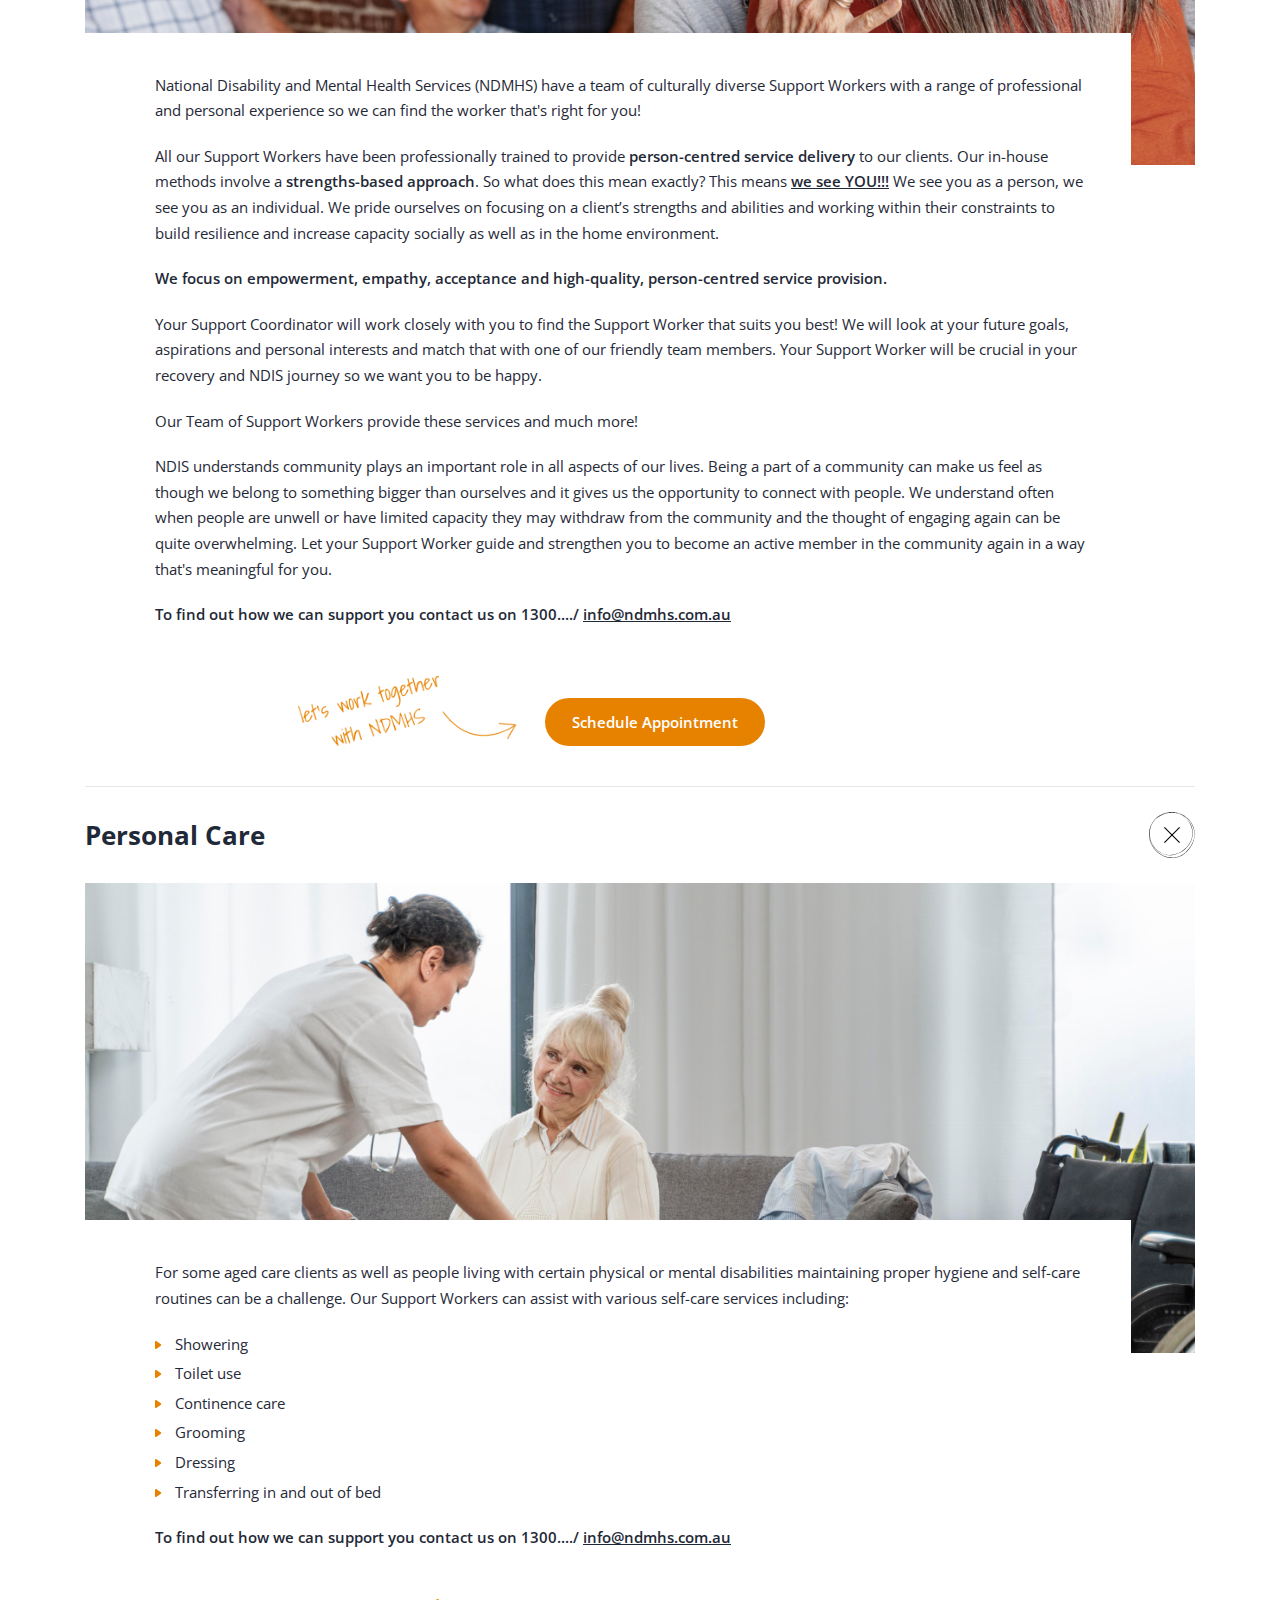
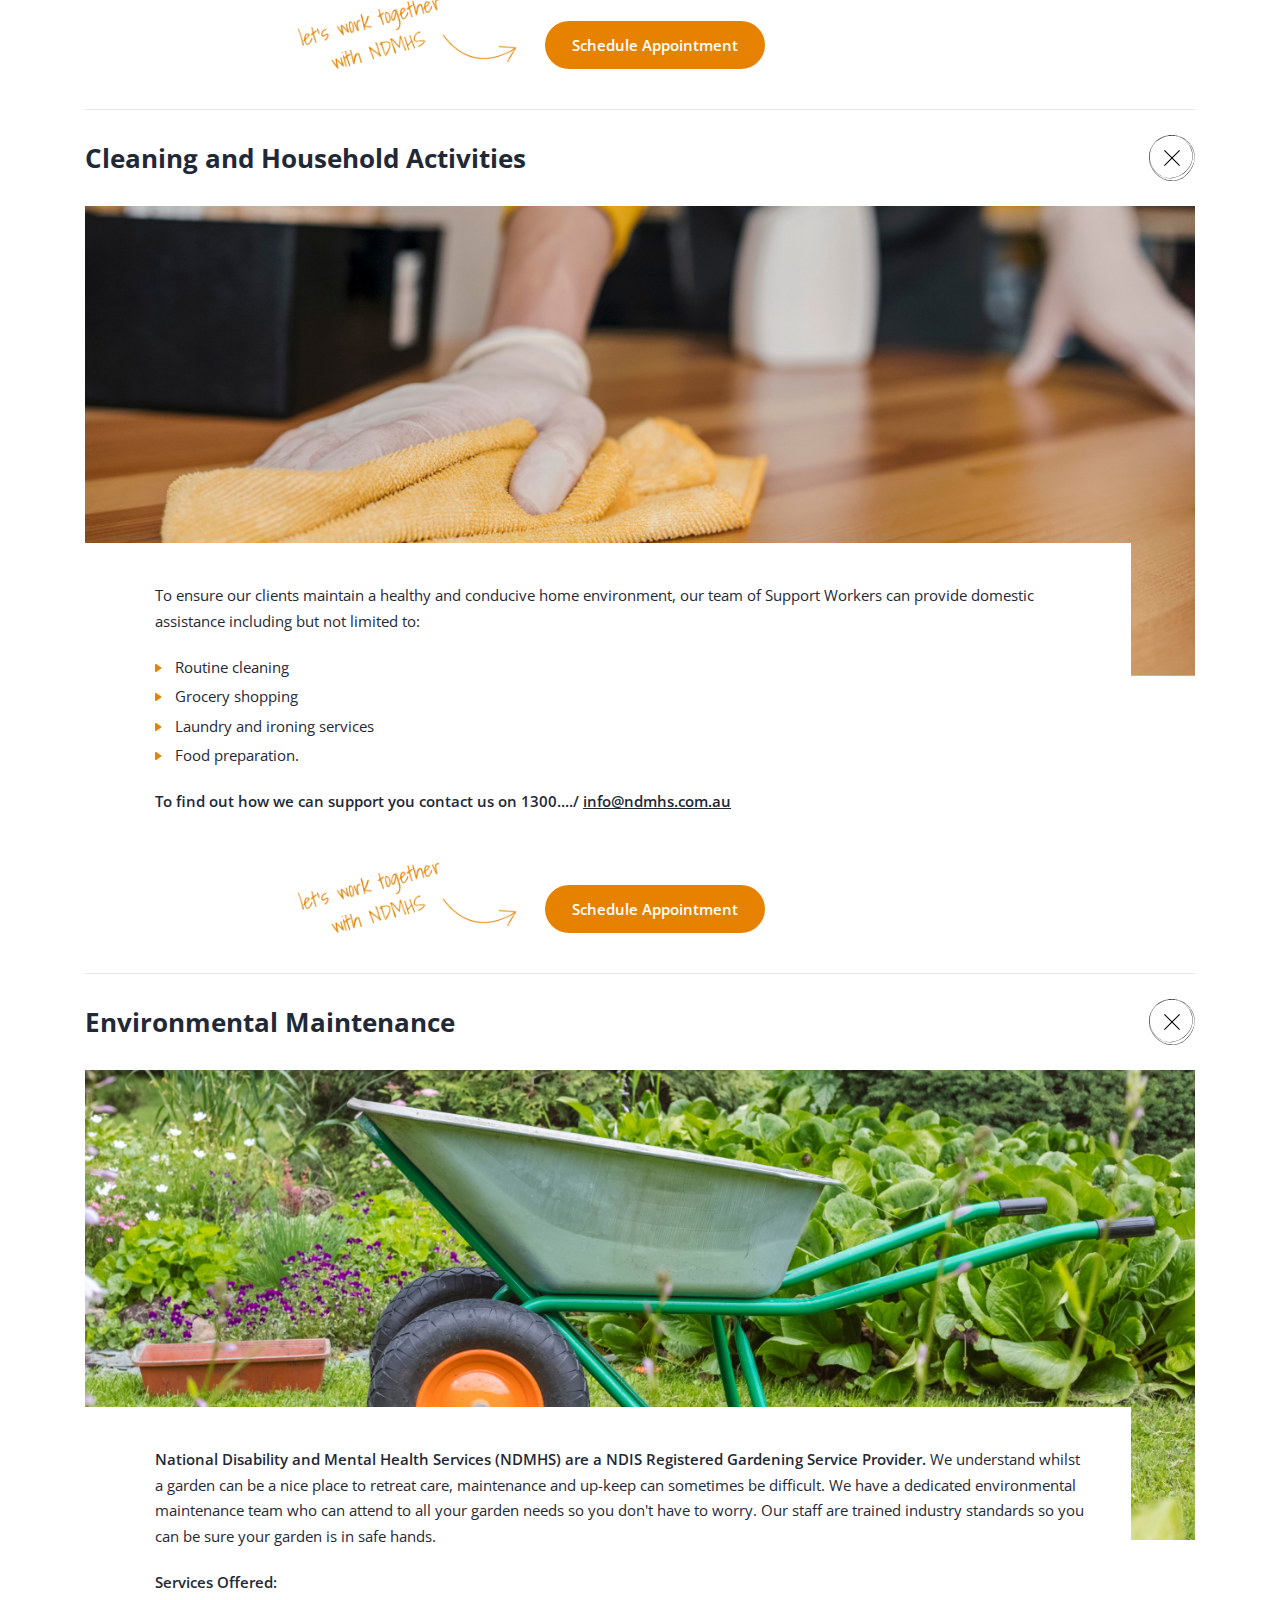
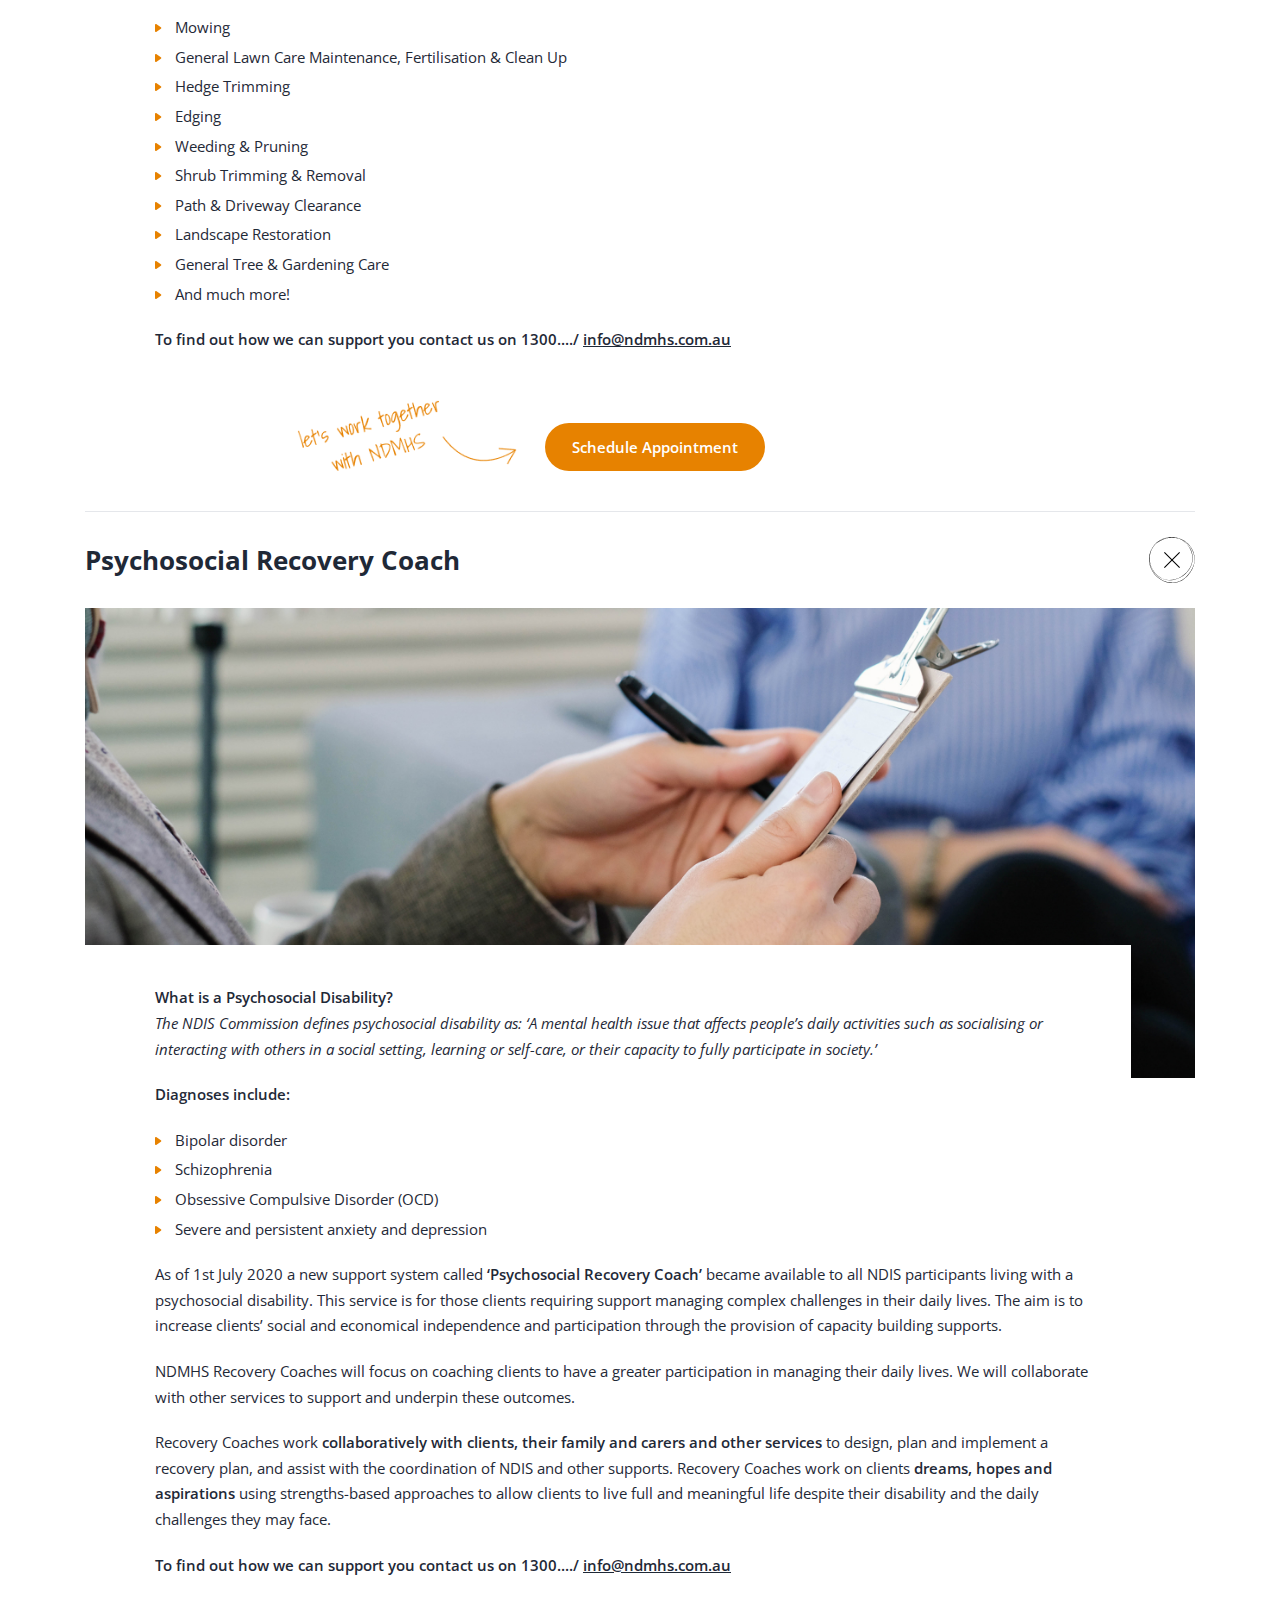
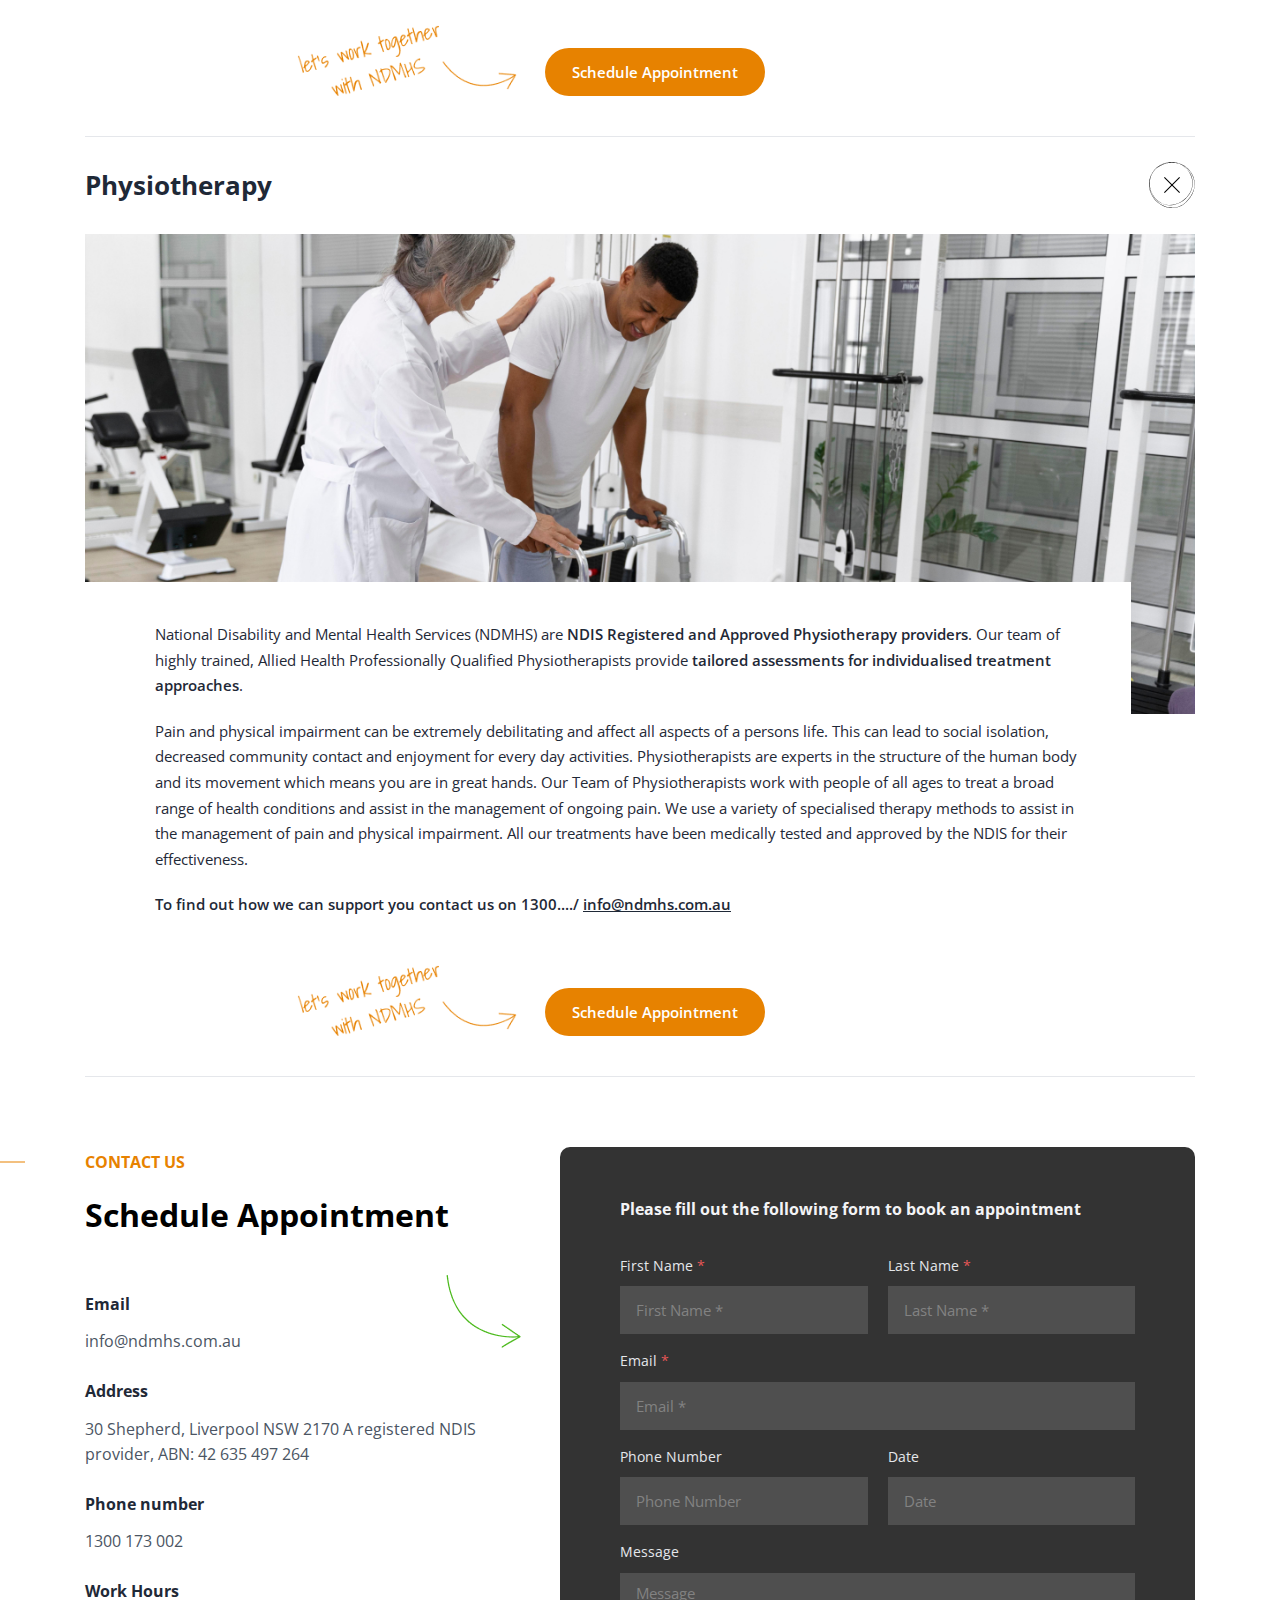
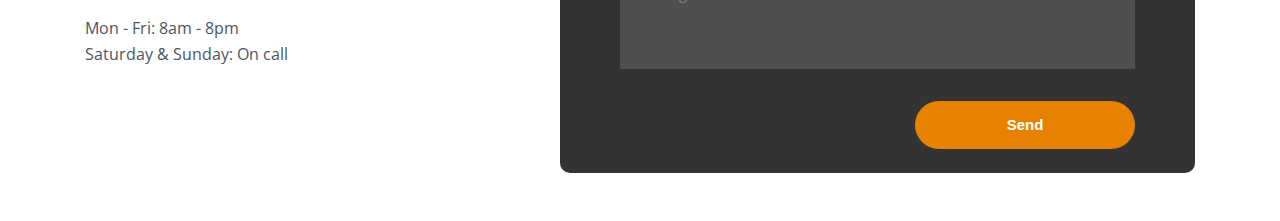
<file: services.html>
<!DOCTYPE html>
<html lang="en">

<head>
    <meta charset="UTF-8">
    <meta http-equiv="X-UA-Compatible" content="IE=edge">
    <meta name="viewport" content="width=device-width, initial-scale=1.0">
    <title>Services</title>

    <link rel="stylesheet" href="css/lib/bootstrap-grid.min.css">
    <link rel="stylesheet" href="css/lib/slick.css">
    <link rel="stylesheet" href="css/bundle.css">
</head>

<body>
    <div class="pagewrapper">
        <header class="header" id="header">
            <div class="header__content">
                <div class="header__logo">
                    <a href="index.html"><img src="img/logo.png" alt="logo">NDMHS</a>
                </div>
                <div class="header__nav">
                    <div class="header__nav-wrapcont">
                        <ul>
                            <li><a href="index.html#home">Home</a></li>
                            <li><a href="index.html#aboutus">About us</a></li>
                            <li class="pagelink"><a href="eligibility.html">NDIS Eligibility</a></li>
                            <li><a href="index.html#services">Services</a></li>
                            <li><a href="index.html#testimonials">Testimonials</a></li>
                            <li><a href="index.html#contacts">Contacts</a></li>
                            <li><a href="index.html#contactform">Schedule Appointment</a></li>
                        </ul>
                        <div class="header__contacts">
                            <a class="header__contacts-fb" href="#" target="_blank"><img src="img/svg/facebook.svg"
                                    alt="facebook"></a>
                            <a class="header__contacts-tel" href="tel:0483044703">
                                0483044703
                            </a>
                        </div>
                    </div>
                </div>
                <div class="header__contacts">
                    <a class="header__contacts-fb" href="https://www.facebook.com/ndmhs.com.au" target="_blank"><img
                            src="img/svg/facebook.svg" alt="facebook"></a>
                    <a class="header__contacts-tel" href="tel:1300173002">
                        1300 173 002
                    </a>
                </div>
                <div class="burger">
                    <img src="img/svg/burger.svg" alt="menu">
                    <img class="hide" src="img/svg/close.svg" alt="menu">
                </div>
            </div>
        </header>

        <main class="main">
            <section class="servicessect">
                <div class="container">
                    <div class="service">
                        <div class="service__header">
                            <h3>Support Coordination</h3>
                            <span class="service__closebtn">
                                <img class="hide" src="img/svg/servopen.svg" alt="open">
                                <img src="img/svg/servclose.svg" alt="close">
                            </span>
                        </div>
                        <div class="service__body">
                            <img src="img/serv1.jpg" alt="Support Coordination">
                            <div class="service__description">
                                <p>
                                    At National Disability and Mental Health Services (NDMHS) we understand the NDIS
                                    planning process and choosing service providers can be very time-consuming,
                                    confusing and at times overwhelming…. That’s where we come in!! Our team of
                                    specialised staff have extensive experience in support coordination for people with
                                    <b>psychosocial disabilities, complex physical illness, intellectual and mental
                                        health diagnoses and aged care</b>.
                                </p>
                                <p>
                                    We offer a <b>wide range of disability & mental health services across the Sydney
                                        Metropolitan Area</b>. We believe every person is an individual therefore your
                                    services should be as well. <b>WE ARE HERE TO HELP!</b><br>
                                    Our referral processes and systems have been streamlined for speed and efficiency.
                                    We understand the importance of service delivery for our client’s daily lives and
                                    overall wellbeing therefore we offer <b>no waiting periods for urgent needs</b>. We
                                    will ensure we have a Support Coordinator on hand for <b>immediate service
                                        delivery</b> in these circumstances.
                                </p>
                                <p>
                                    To ensure you are getting the most out of your plan, your Support Coordinator will
                                    provide their professional assistance and guidance for linking you with the services
                                    that suit you! We will work with you so you actually understand your plan and its
                                    implementation. We will also provide support for scheduled and unscheduled reviews.
                                    Your Support Coordinator will advocate to the NDIS either on your behalf or with you
                                    which ever you prefer to ensure you get the <b>support and services that you need
                                        every time!</b>
                                </p>
                                <p>
                                    <b>To find out how we can support you contact us on 1300..../ <a
                                            href="mailto:info@ndmhs.com.au">info@ndmhs.com.au</a></b>
                                </p>
                            </div>
                            <div class="service__bottsesct">
                                <div class="service__linkwrapper">
                                    <a href="#contactform" class="orange-btn scrollbtn">Schedule Appointment</a>
                                    <img class="service__bottsesct-img" src="img/textarrow.png" alt="img">
                                </div>
                            </div>
                        </div>
                    </div>
                    <div class="service">
                        <div class="service__header">
                            <h3>Social and Community Participation</h3>
                            <span class="service__closebtn">
                                <img class="hide" src="img/svg/servopen.svg" alt="open">
                                <img src="img/svg/servclose.svg" alt="close">
                            </span>
                        </div>
                        <div class="service__body">
                            <img src="img/serv2.jpg" alt="Social and Community Participation">
                            <div class="service__description">
                                <p>
                                    National Disability and Mental Health Services (NDMHS) have a team of culturally
                                    diverse Support Workers with a range of professional and personal experience so we
                                    can find the worker that's right for you!
                                </p>
                                <p>
                                    All our Support Workers have been professionally trained to provide
                                    <b>person-centred service delivery</b> to our clients. Our in-house methods involve
                                    a <b>strengths-based approach</b>. So what does this mean exactly? This means <a
                                        href="#">we see YOU!!!</a> We see you as a
                                    person, we see you as an individual. We pride ourselves on focusing on a client’s
                                    strengths and abilities and working within their constraints to build resilience and
                                    increase capacity socially as well as in the home environment.
                                </p>
                                <p>
                                    <b>We focus on empowerment, empathy, acceptance and high-quality, person-centred
                                        service provision.
                                    </b>
                                </p>
                                <p>
                                    Your Support Coordinator will work closely with you to find the Support Worker that
                                    suits you best! We will look at your future goals, aspirations and personal
                                    interests and match that with one of our friendly team members. Your Support Worker
                                    will be crucial in your recovery and NDIS journey so we want you to be happy.
                                </p>
                                <p>Our Team of Support Workers provide these services and much more!
                                </p>
                                <p>
                                    NDIS understands community plays an important role in all aspects of our lives.
                                    Being a part of a community can make us feel as though we belong to something bigger
                                    than ourselves and it gives us the opportunity to connect with people. We understand
                                    often when people are unwell or have limited capacity they may withdraw from the
                                    community and the thought of engaging again can be quite overwhelming. Let your
                                    Support Worker guide and strengthen you to become an active member in the community
                                    again in a way that's meaningful for you.
                                </p>
                                <p>
                                    <b>To find out how we can support you contact us on 1300..../ <a
                                            href="mailto:info@ndmhs.com.au">info@ndmhs.com.au</a></b>
                                </p>
                            </div>
                            <div class="service__bottsesct">
                                <div class="service__linkwrapper">
                                    <a href="#contactform" class="orange-btn scrollbtn">Schedule Appointment</a>
                                    <img class="service__bottsesct-img" src="img/textarrow.png" alt="img">
                                </div>
                            </div>
                        </div>
                    </div>
                    <div class="service">
                        <div class="service__header">
                            <h3>Personal Care</h3>
                            <span class="service__closebtn">
                                <img class="hide" src="img/svg/servopen.svg" alt="open">
                                <img src="img/svg/servclose.svg" alt="close">
                            </span>
                        </div>
                        <div class="service__body">
                            <img src="img/serv3.jpg" alt="Personal Care">
                            <div class="service__description">
                                <p>
                                    For some aged care clients as well as people living with certain physical or mental
                                    disabilities maintaining proper hygiene and self-care routines can be a challenge.
                                    Our Support Workers can assist with various self-care services including:
                                </p>
                                <ul>
                                    <li>Showering</li>
                                    <li>Toilet use</li>
                                    <li>Continence care</li>
                                    <li>Grooming</li>
                                    <li>Dressing</li>
                                    <li>Transferring in and out of bed</li>
                                </ul>
                                <p>
                                    <b>To find out how we can support you contact us on 1300..../ <a
                                            href="mailto:info@ndmhs.com.au">info@ndmhs.com.au</a></b>
                                </p>
                            </div>
                            <div class="service__bottsesct">
                                <div class="service__linkwrapper">
                                    <a href="#contactform" class="orange-btn scrollbtn">Schedule Appointment</a>
                                    <img class="service__bottsesct-img" src="img/textarrow.png" alt="img">
                                </div>
                            </div>
                        </div>
                    </div>
                    <div class="service">
                        <div class="service__header">
                            <h3>Cleaning and Household Activities</h3>
                            <span class="service__closebtn">
                                <img class="hide" src="img/svg/servopen.svg" alt="open">
                                <img src="img/svg/servclose.svg" alt="close">
                            </span>
                        </div>
                        <div class="service__body">
                            <img src="img/serv4.jpg" alt="Cleaning and Household Activities">
                            <div class="service__description">
                                <p>
                                    To ensure our clients maintain a healthy and conducive home environment, our team of
                                    Support Workers can provide domestic assistance including but not limited to:
                                </p>
                                <ul>
                                    <li>Routine cleaning</li>
                                    <li>Grocery shopping</li>
                                    <li>Laundry and ironing services</li>
                                    <li>Food preparation.</li>
                                </ul>
                                <p>
                                    <b>To find out how we can support you contact us on 1300..../ <a
                                            href="mailto:info@ndmhs.com.au">info@ndmhs.com.au</a></b>
                                </p>
                            </div>
                            <div class="service__bottsesct">
                                <div class="service__linkwrapper">
                                    <a href="#contactform" class="orange-btn scrollbtn">Schedule Appointment</a>
                                    <img class="service__bottsesct-img" src="img/textarrow.png" alt="img">
                                </div>
                            </div>
                        </div>
                    </div>
                    <div class="service">
                        <div class="service__header">
                            <h3>Environmental Maintenance</h3>
                            <span class="service__closebtn">
                                <img class="hide" src="img/svg/servopen.svg" alt="open">
                                <img src="img/svg/servclose.svg" alt="close">
                            </span>
                        </div>
                        <div class="service__body">
                            <img src="img/serv5.jpg" alt="Environmental Maintenance">
                            <div class="service__description">
                                <p>
                                    <b>National Disability and Mental Health Services (NDMHS) are a NDIS Registered
                                        Gardening Service Provider.</b> We understand whilst a garden can be a nice
                                    place to
                                    retreat care, maintenance and up-keep can sometimes be difficult. We have a
                                    dedicated environmental maintenance team who can attend to all your garden needs so
                                    you don't have to worry. Our staff are trained industry standards so you can be sure
                                    your garden is in safe hands.
                                </p>
                                <p><b>Services Offered: </b></p>
                                <ul>
                                    <li>Mowing</li>
                                    <li>General Lawn Care Maintenance, Fertilisation & Clean Up</li>
                                    <li>Hedge Trimming</li>
                                    <li>Edging</li>
                                    <li>Weeding & Pruning</li>
                                    <li>Shrub Trimming & Removal</li>
                                    <li>Path & Driveway Clearance</li>
                                    <li>Landscape Restoration</li>
                                    <li>General Tree & Gardening Care</li>
                                    <li>And much more!</li>
                                </ul>
                                <p>
                                    <b>To find out how we can support you contact us on 1300..../ <a
                                            href="mailto:info@ndmhs.com.au">info@ndmhs.com.au</a></b>
                                </p>
                            </div>
                            <div class="service__bottsesct">
                                <div class="service__linkwrapper">
                                    <a href="#contactform" class="orange-btn scrollbtn">Schedule Appointment</a>
                                    <img class="service__bottsesct-img" src="img/textarrow.png" alt="img">
                                </div>
                            </div>
                        </div>
                    </div>
                    <div class="service">
                        <div class="service__header">
                            <h3>Psychosocial Recovery Coach</h3>
                            <span class="service__closebtn">
                                <img class="hide" src="img/svg/servopen.svg" alt="open">
                                <img src="img/svg/servclose.svg" alt="close">
                            </span>
                        </div>
                        <div class="service__body">
                            <img src="img/serv6.jpg" alt="Psychosocial Recovery Coach">
                            <div class="service__description">
                                <p>
                                    <b>
                                        What is a Psychosocial Disability?
                                    </b><br>
                                    <i>The NDIS Commission defines psychosocial disability as: ‘A mental health issue
                                        that affects people’s daily activities such as socialising or interacting with
                                        others in a social setting, learning or self-care, or their capacity to fully
                                        participate in society.’
                                    </i>
                                </p>
                                <p>
                                    <b>Diagnoses include: </b>
                                </p>
                                <ul>
                                    <li>Bipolar disorder </li>
                                    <li>Schizophrenia</li>
                                    <li>Obsessive Compulsive Disorder (OCD) </li>
                                    <li>Severe and persistent anxiety and depression</li>
                                </ul>
                                <p>
                                    As of 1st July 2020 a new support system called <b>‘Psychosocial Recovery Coach’</b>
                                    became
                                    available to all NDIS participants living with a psychosocial disability. This
                                    service is for those clients requiring support managing complex challenges in their
                                    daily lives. The aim is to increase clients’ social and economical independence and
                                    participation through the provision of capacity building supports.
                                </p>
                                <p>
                                    NDMHS Recovery Coaches will focus on coaching clients to have a greater
                                    participation in managing their daily lives. We will collaborate with other services
                                    to support and underpin these outcomes.
                                </p>
                                <p>
                                    Recovery Coaches work <b>collaboratively with clients, their family and carers and
                                        other services</b> to design, plan and implement a recovery plan, and assist
                                    with the
                                    coordination of NDIS and other supports. Recovery Coaches work on clients <b>dreams,
                                        hopes and aspirations</b> using strengths-based approaches to allow clients to
                                    live full
                                    and meaningful life despite their disability and the daily challenges they may face.
                                </p>

                                <p>
                                    <b>To find out how we can support you contact us on 1300..../ <a
                                            href="mailto:info@ndmhs.com.au">info@ndmhs.com.au</a></b>
                                </p>
                            </div>
                            <div class="service__bottsesct">
                                <div class="service__linkwrapper">
                                    <a href="#contactform" class="orange-btn scrollbtn">Schedule Appointment</a>
                                    <img class="service__bottsesct-img" src="img/textarrow.png" alt="img">
                                </div>
                            </div>
                        </div>
                    </div>
                    <div class="service">
                        <div class="service__header">
                            <h3>Physiotherapy</h3>
                            <span class="service__closebtn">
                                <img class="hide" src="img/svg/servopen.svg" alt="open">
                                <img src="img/svg/servclose.svg" alt="close">
                            </span>
                        </div>
                        <div class="service__body">
                            <img src="img/serv7.jpg" alt="Physiotherapy">
                            <div class="service__description">
                                <p>
                                    National Disability and Mental Health Services (NDMHS) are <b>NDIS Registered and
                                        Approved Physiotherapy providers</b>. Our team of highly trained, Allied Health
                                    Professionally Qualified Physiotherapists provide <b>tailored assessments for
                                        individualised treatment approaches</b>.
                                </p>
                                <p>
                                    Pain and physical impairment can be extremely debilitating and affect all aspects of
                                    a persons life. This can lead to social isolation, decreased community contact and
                                    enjoyment for every day activities. Physiotherapists are experts in the structure of
                                    the human body and its movement which means you are in great hands. Our Team of
                                    Physiotherapists work with people of all ages to treat a broad range of health
                                    conditions and assist in the management of ongoing pain. We use a variety of
                                    specialised therapy methods to assist in the management of pain and physical
                                    impairment. All our treatments have been medically tested and approved by the NDIS
                                    for their effectiveness.
                                </p>
                                <p>
                                    <b>To find out how we can support you contact us on 1300..../ <a
                                            href="mailto:info@ndmhs.com.au">info@ndmhs.com.au</a></b>
                                </p>

                            </div>
                            <div class="service__bottsesct">
                                <div class="service__linkwrapper">
                                    <a href="#contactform" class="orange-btn scrollbtn">Schedule Appointment</a>
                                    <img class="service__bottsesct-img" src="img/textarrow.png" alt="img">
                                </div>
                            </div>
                        </div>
                    </div>

                </div>
            </section>
            <section class="contactus" id="contacts">
                <div class="container">
                    <div class="row">
                        <div class="col-lg-5">
                            <p class="section-subtitle">Contact Us</p>
                            <h3>Schedule Appointment</h3>
                            <div class="contactus__info info-contacts">
                                <div class="info-contacts__box">
                                    <p class="title">Email</p>
                                    <div class="descr">
                                        <a href="mailto:info@ndmhs.com.au">info@ndmhs.com.au</a>
                                    </div>
                                </div>
                                <div class="info-contacts__box">
                                    <p class="title">Address</p>
                                    <div class="descr">
                                        <p>
                                            30 Shepherd, Liverpool NSW 2170
                                            A registered NDIS provider, ABN: 42 635 497 264
                                        </p>
                                    </div>
                                </div>
                                <div class="info-contacts__box">
                                    <p class="title">Phone number</p>
                                    <div class="descr">
                                        <a href="tel:1300173002">1300 173 002</a>
                                    </div>
                                </div>
                                <div class="info-contacts__box">
                                    <p class="title">Work Hours</p>
                                    <div class="descr">
                                        <ul>
                                            <li>Mon - Fri: 8am - 8pm</li>
                                            <li>Saturday & Sunday: On call</li>
                                        </ul>
                                    </div>
                                </div>
                            </div>
                        </div>
                        <div class="col-lg-7">
                            <form action="#" class="contactus__form form-contact" id="contactform">
                                <p>Please fill out the following form to book an appointment</p>
                                <div class="form-contact__inpfield">
                                    <div class="form-contact__inputbox">
                                        <label for="fname">First Name <span>*</span></label>
                                        <input type="text" placeholder="First Name *" id="fname">
                                    </div>
                                    <div class="form-contact__inputbox">
                                        <label for="lname">Last Name <span>*</span></label>
                                        <input type="text" placeholder="Last Name *" id="lname">
                                    </div>
                                </div>
                                <div class="form-contact__inpfield">
                                    <div class="form-contact__inputbox">
                                        <label for="email">Email <span>*</span></label>
                                        <input type="email" placeholder="Email *" id="email">
                                    </div>
                                </div>
                                <div class="form-contact__inpfield">
                                    <div class="form-contact__inputbox">
                                        <label for="tel">Phone Number</label>
                                        <input type="text" placeholder="Phone Number" id="tel">
                                    </div>
                                    <div class="form-contact__inputbox">
                                        <label for="date">Date</label>
                                        <input type="text" placeholder="Date" id="date">
                                    </div>
                                </div>
                                <div class="form-contact__inpfield">
                                    <div class="form-contact__inputbox">
                                        <label for="message">Message</label>
                                        <textarea placeholder="Message" id="message"></textarea>
                                    </div>
                                </div>
                                <div class="form-contact__submitbtn">
                                    <input type="submit" class="orange-btn" value="Send">
                                </div>

                            </form>
                        </div>
                    </div>
                </div>
            </section>

        </main>

    </div>



    <script src="js/lib/jquery.js"></script>
    <script src="js/lib/input-mask.js"></script>
    <script src="js/lib/slick.min.js"></script>
    <script src="js/common.js"></script>
</body>

</html>
</file>
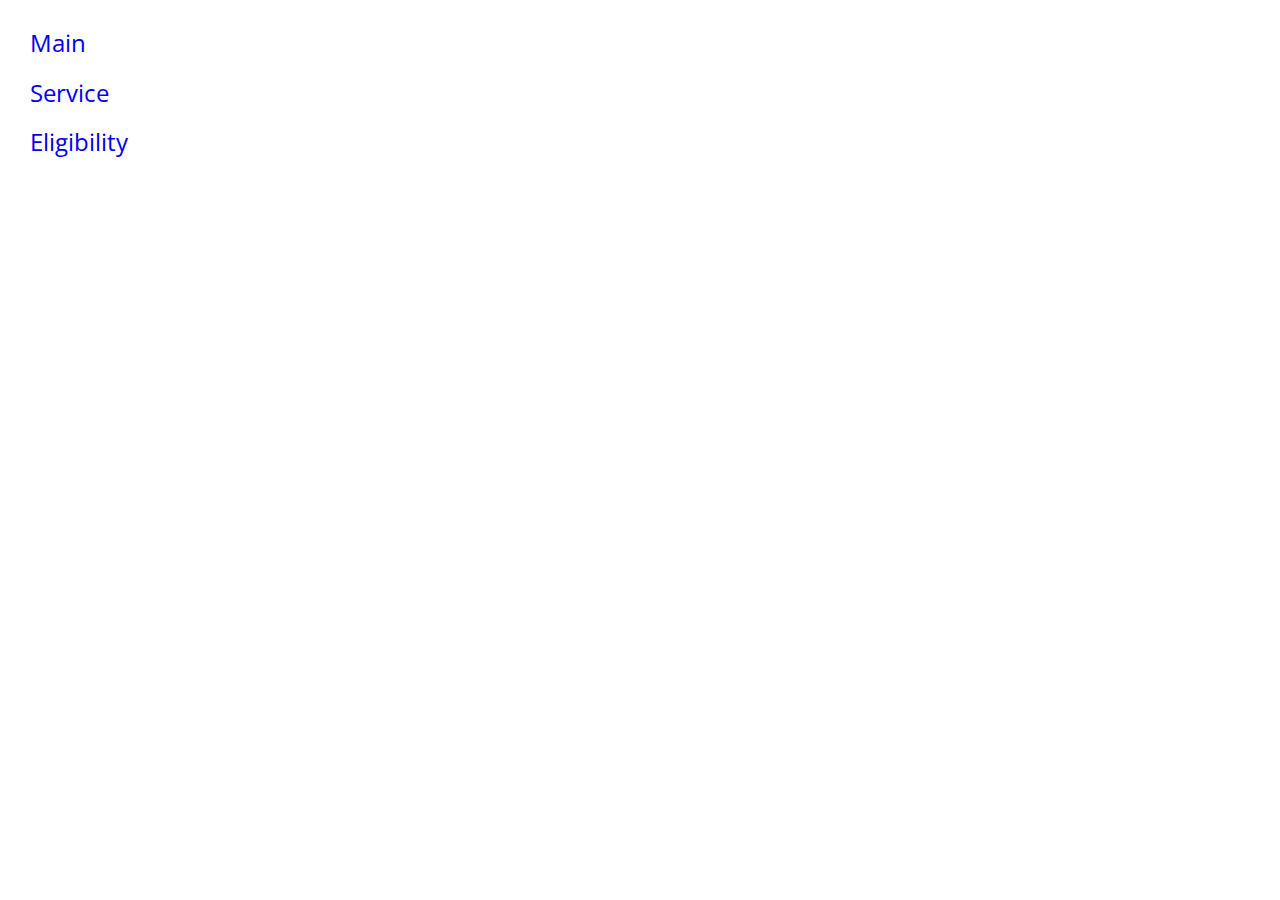
<file: sitemap.html>
<!DOCTYPE html>
<html lang="en">

<head>
    <meta charset="UTF-8">
    <meta http-equiv="X-UA-Compatible" content="IE=edge">
    <meta name="viewport" content="width=device-width, initial-scale=1.0">
    <title>Sitemap</title>

    <link rel="stylesheet" href="css/lib/bootstrap-grid.min.css">
    <link rel="stylesheet" href="css/lib/slick.css">
    <link rel="stylesheet" href="css/bundle.css">
</head>

<body>
    <ul>
        <li><a href="index.html">Main</a></li>
        <li><a href="services.html">Service</a></li>
        <li><a href="eligibility.html">Eligibility</a></li>
    </ul>

    <style>
        body {
            padding: 30px;
        }

        li {
            margin-bottom: 20px;
        }

        a {
            font-size: 24px;
        }
    </style>


    <script src="js/lib/jquery.js"></script>
    <script src="js/lib/input-mask.js"></script>
    <script src="js/lib/slick.min.js"></script>
    <script src="js/common.js"></script>
</body>

</html>
</file>
<file: css/bundle.css>
@import url("https://fonts.googleapis.com/css2?family=Open+Sans:wght@300;400;600;700;800&display=swap");.header{position:fixed;left:0;top:0;width:100%;z-index:50;height:104px;display:-webkit-box;display:-ms-flexbox;display:flex;-webkit-box-align:center;-ms-flex-align:center;align-items:center;background:#fff;padding:0 79px;-webkit-box-shadow:0 0 10px #dcdcdc;box-shadow:0 0 10px #dcdcdc}.header .header__content{display:-webkit-box;display:-ms-flexbox;display:flex;-webkit-box-align:center;-ms-flex-align:center;align-items:center;width:100%}.header__logo{-webkit-box-flex:0;-ms-flex:0 0 210px;flex:0 0 210px;max-width:210px;width:100%}.header__logo a{display:-webkit-box;display:-ms-flexbox;display:flex;-webkit-box-align:center;-ms-flex-align:center;align-items:center;text-transform:uppercase;color:#000;letter-spacing:0.01em;font-weight:bold;font-size:20px;line-height:140%}.header__logo img{max-width:100%;margin-right:14px}.header__nav{-webkit-box-flex:0;-ms-flex:0 0 calc(100% - 420px);flex:0 0 calc(100% - 420px);max-width:calc(100% - 420px);width:100%}.header__nav ul{text-align:center}.header__nav ul li{margin-right:30px;display:inline-block;vertical-align:middle}.header__nav ul li:last-child{margin-right:0}.header__nav ul li a{text-transform:uppercase;color:#111827;font-weight:bold;font-size:15px;line-height:150%;-webkit-transition:0.3s;transition:0.3s}.header__nav ul li a:hover{color:#E78200}.header__contacts{-webkit-box-flex:0;-ms-flex:0 0 210px;flex:0 0 210px;max-width:210px;width:100%;display:-webkit-box;display:-ms-flexbox;display:flex;-webkit-box-align:center;-ms-flex-align:center;align-items:center;-webkit-box-pack:justify;-ms-flex-pack:justify;justify-content:space-between;align-items:center}.header__contacts-fb{-webkit-transition:0.3s;transition:0.3s}.header__contacts-fb:hover{opacity:0.5}.header__contacts-fb img{width:22px;vertical-align:text-top}.header__contacts-tel{min-height:40px;display:-webkit-box;display:-ms-flexbox;display:flex;padding:2px 18px 2px 48px;color:#111827;font-weight:600;font-size:15px;line-height:160%;background:#E6E6E6;border:1px solid #E6E6E6;border-radius:25px;-webkit-box-align:center;-ms-flex-align:center;align-items:center;position:relative;-webkit-transition:0.3s;transition:0.3s}.header__contacts-tel:hover{background:#fff}.header__contacts-tel:after{content:"";display:inline-block;width:24px;height:24px;background:url("../img/svg/tel.svg") no-repeat center/100%;position:absolute;left:16px;top:50%;-webkit-transform:translateY(-50%);transform:translateY(-50%)}.burger{display:none}.header__nav-wrapcont .header__contacts{display:none}body,html{height:100%}body{margin:0;color:#4B5563;font-size:16px;line-height:160%;font-family:"Open Sans",sans-serif}.pagewrapper{min-height:100%;display:-webkit-box;display:-ms-flexbox;display:flex;-webkit-box-orient:vertical;-webkit-box-direction:normal;-ms-flex-direction:column;flex-direction:column;overflow:hidden}.main{-webkit-box-flex:1;-ms-flex:1 1 auto;flex:1 1 auto;padding-top:104px}ul{list-style-type:none;padding:0;margin:0}a{text-decoration:none}h1,h2,h3,h4,h5,h6{margin-top:0}h1{font-weight:bold;font-size:48px;letter-spacing:-0.005em;line-height:140%}h3{font-weight:bold;font-size:36px;line-height:140%;color:#000000}.orange-btn{display:-webkit-inline-box;display:-ms-inline-flexbox;display:inline-flex;min-height:48px;padding:2px 47px;background:#e78200;border-radius:25px;color:#fff;font-weight:600;font-size:15px;line-height:160%;-webkit-box-align:center;-ms-flex-align:center;align-items:center;cursor:pointer}.orange-btn:hover{animation:pulse 2s infinite;-webkit-animation:pulse 2s infinite}@-webkit-keyframes pulse{0%{-webkit-box-shadow:0 0 0 0 rgba(231,130,0,0.5)}70%{-webkit-box-shadow:0 0 0 20px rgba(231,130,0,0)}to{-webkit-box-shadow:0 0 0 0 rgba(231,130,0,0.5)}}@keyframes pulse{0%{-webkit-box-shadow:0 0 0 0 rgba(231,130,0,0.5)}70%{-webkit-box-shadow:0 0 0 20px rgba(231,130,0,0)}to{-webkit-box-shadow:0 0 0 0 rgba(231,130,0,0.5)}}p{margin-top:0}._ibg{position:relative;overflow:hidden}._ibg img{width:100%;height:100%;-o-object-fit:cover;object-fit:cover;-o-object-position:50% 50%;object-position:50% 50%;position:absolute}.mainscreen{position:relative;padding:125px 0}.mainscreen .container{position:relative;z-index:2}.mainscreen__content{max-width:550px}.mainscreen__content .mainscreen__subtitle{margin-bottom:36px;text-transform:uppercase;color:#E78200;font-weight:bold;font-size:16px;line-height:30px}.mainscreen__content .mainscreen__title{color:#fff;margin-bottom:115px}.mainscreen__bg{position:absolute;left:0;top:0;-o-object-fit:cover;object-fit:cover;-o-object-position:50% 50%;object-position:50% 50%;width:100%;height:100%}.mainscreen:after,.mainscreen:before{content:"";display:inline-block}.mainscreen:after{background:url("../img/mainpic-fig1.png");width:56%;height:100%;position:absolute;left:0;top:0;background-position:right top;background-repeat:no-repeat;background-size:100% 100%}.mainscreen:before{background:url("../img/mainpic-fig2.png");height:228px;width:43%;position:absolute;left:0;bottom:0;background-position:right top;background-repeat:no-repeat;background-size:100% 100%;z-index:2}.mainscreen__fig1{position:absolute;left:0;top:0;height:100%}.mainscreen__fig2{position:absolute;left:0;bottom:0}.services{padding:98px 0 12px 0}.section-subtitle{position:relative;text-transform:uppercase;color:#E78200;font-weight:bold;font-size:16px;line-height:30px}.section-subtitle:after{content:"";display:inline-block;width:176px;height:1px;background:#E78200;position:absolute;right:calc(100% + 60px);top:50%;-webkit-transform:translateY(-50%);transform:translateY(-50%)}.services__header{margin-bottom:42px}.services__header h3{margin:0}.services__header .services__header-descr p:last-child{margin-bottom:0}.servicebox__img{position:relative;display:block;width:100%;padding:0;overflow:hidden;padding-bottom:44%}.servicebox__body{text-align:center;padding:36px 45px 26px;min-height:233px}.servicebox__body .servicebox__title{margin-bottom:16px;color:#1F2937;letter-spacing:0.01em;font-weight:bold;font-size:20px;line-height:140%}.servicebox__body .servicebox__descr{margin-bottom:24px;color:#374151;font-size:15px;display:-webkit-box;-webkit-line-clamp:2;-webkit-box-orient:vertical;overflow:hidden}.servicebox__body .servicebox__link{color:#4DBA1E;position:relative;font-weight:600;font-size:15px;padding-right:28px;background:url("../img/svg/green-arrow.svg") no-repeat center right/24px}.services__service{margin-top:30px;overflow:hidden;border-radius:10px;-webkit-box-shadow:0px 1px 8px rgba(104,133,251,0.02),0px 1px 10px rgba(104,133,251,0.06),0px 2px 19px rgba(104,133,251,0.27);box-shadow:0px 1px 8px rgba(104,133,251,0.02),0px 1px 10px rgba(104,133,251,0.06),0px 2px 19px rgba(104,133,251,0.27)}.servicebox__textblock{height:145px;display:-webkit-box;display:-ms-flexbox;display:flex;-webkit-box-orient:vertical;-webkit-box-direction:normal;-ms-flex-direction:column;flex-direction:column;overflow:hidden}.servicebox .servicebox__img:after{content:"";display:block;height:4px;width:0;-webkit-transition:1s;transition:1s;-webkit-animation-timing-function:ease-in-out;animation-timing-function:ease-in-out;background:#4dba1e;position:absolute;left:0;right:0;margin:0 auto;bottom:0}.servicebox:hover .servicebox__img:after{width:100%}.services .row .col-lg-4:nth-child(2n) .servicebox__img:after{background:#e78200}.pillars{padding:98px 0 0 0;position:relative;z-index:2}.pillars__row{display:-ms-grid;display:grid;-ms-grid-columns:50% 50%;grid-template-columns:50% 50%}.pillarbox__img{padding-bottom:39%}.pillars h3{margin-bottom:57px}.pillarbox{margin-bottom:30px;display:-webkit-box;display:-ms-flexbox;display:flex;-webkit-box-orient:vertical;-webkit-box-direction:normal;-ms-flex-direction:column;flex-direction:column}.pillarbox:last-child{margin-bottom:0}.pillarbox__descr{border-radius:10px;-webkit-box-shadow:0px 1px 8px rgba(104,133,251,0.02),0px 1px 10px rgba(104,133,251,0.06),0px 2px 19px rgba(104,133,251,0.27);box-shadow:0px 1px 8px rgba(104,133,251,0.02),0px 1px 10px rgba(104,133,251,0.06),0px 2px 19px rgba(104,133,251,0.27);margin-bottom:30px;padding:56px 63px 42px}.pillarbox__descr .title{letter-spacing:0.01em;text-transform:uppercase;color:#000000;font-weight:bold;font-size:20px;line-height:140%;position:relative;padding-left:50px;margin-bottom:24px}.pillarbox__descr .title span{display:-webkit-box;display:-ms-flexbox;display:flex;-webkit-box-pack:center;-ms-flex-pack:center;justify-content:center;width:56px;height:38px;background:url("../img/triagle-green.png") no-repeat center/100%;position:absolute;left:-28px;top:50%;-webkit-transform:translateY(-50%);transform:translateY(-50%);color:#fff}.pillarbox__descr .descr{margin:0;font-size:15px}.pillarbox__img{overflow:hidden;border-radius:10px}.reversecol .pillarbox{-webkit-box-orient:vertical;-webkit-box-direction:reverse;-ms-flex-direction:column-reverse;flex-direction:column-reverse}.reversecol .pillarbox .pillarbox__descr{margin-bottom:0}.reversecol .pillarbox .pillarbox__img{margin-bottom:30px}.aboutus h3{color:#fff;position:relative;z-index:1;margin-bottom:24px}.aboutus{background:#333333;padding:208px 0 265px 0;margin-top:-110px}.aboutus__descr{margin-bottom:28px}.aboutus__descr p{color:#F3F4F6;font-weight:bold;line-height:22px}.aboutus__descr p:last-child{margin-bottom:0}.aboutus__content p{color:#F3F4F6;font-size:15px;margin-bottom:30px}.aboutus__content p:last-child{margin-bottom:0}.imgpage{margin-top:-160px;overflow:hidden}.imgpage img{width:100%;border-radius:10px}.contactus{padding:120px 0 48px}.contactus h3{margin-bottom:54px}.info-contacts__box{margin-bottom:24px}.info-contacts__box:last-child{margin-bottom:24px}.info-contacts__box .title{margin-bottom:12px;color:#1F2937;font-weight:bold;font-size:16px}.info-contacts__box .descr{color:#4B5563}.info-contacts__box .descr a{color:inherit}.form-contact{padding:58px 80px 24px;background:#333333;border-radius:10px}.form-contact p{color:#F3F4F6;font-weight:bold;margin-bottom:30px}.form-contact__inpfield{margin-bottom:14px;margin-left:-10px;margin-right:-10px;display:-webkit-box;display:-ms-flexbox;display:flex}.form-contact__inpfield .form-contact__inputbox{padding-left:10px;padding-right:10px;-ms-flex-preferred-size:0;flex-basis:0;-ms-flex-positive:1;-webkit-box-flex:1;flex-grow:1;max-width:100%}.form-contact__inpfield .form-contact__inputbox label{display:block;margin-bottom:8px;color:#E5E7EB;font-size:14px}.form-contact__inpfield .form-contact__inputbox label span{color:#EB5757}.form-contact__inpfield .form-contact__inputbox input,.form-contact__inpfield .form-contact__inputbox textarea{font-family:"Open Sans",sans-serif;background:#4F4F4F;padding-left:16px;color:#fff;font-size:15px;min-height:48px;border:none;outline:none;width:100%}.form-contact__inpfield .form-contact__inputbox input::-webkit-input-placeholder,.form-contact__inpfield .form-contact__inputbox textarea::-webkit-input-placeholder{color:#828282}.form-contact__inpfield .form-contact__inputbox input::-moz-placeholder,.form-contact__inpfield .form-contact__inputbox textarea::-moz-placeholder{color:#828282}.form-contact__inpfield .form-contact__inputbox input:-ms-input-placeholder,.form-contact__inpfield .form-contact__inputbox textarea:-ms-input-placeholder{color:#828282}.form-contact__inpfield .form-contact__inputbox input::-ms-input-placeholder,.form-contact__inpfield .form-contact__inputbox textarea::-ms-input-placeholder{color:#828282}.form-contact__inpfield .form-contact__inputbox input::placeholder,.form-contact__inpfield .form-contact__inputbox textarea::placeholder{color:#828282}.form-contact__inpfield .form-contact__inputbox textarea{resize:none;height:96px;min-height:initial;padding-top:10px}.form-contact__submitbtn{display:-webkit-box;display:-ms-flexbox;display:flex;-webkit-box-pack:end;-ms-flex-pack:end;justify-content:flex-end;margin-top:24px}.form-contact__submitbtn input{border:none;outline:none;min-width:220px;-webkit-box-pack:center;-ms-flex-pack:center;justify-content:center}.testimonials{padding:120px 0 0 0}.testimonials .slick-slider .slick-track{padding:85px 0 80px}.testimonials__slide{background-color:transparent;padding:50px 55px 20px;text-align:center;background-image:url("../img/quotepic.png");background-repeat:no-repeat;background-position:left 48px top 38px;border-radius:10px}.testimonials__slide-date{margin-bottom:24px;color:#111827;font-size:15px}.testimonials__slide-title{color:#111827;letter-spacing:0.01em;font-weight:bold;font-size:20px;line-height:140%;margin-bottom:50px;display:-webkit-box;-webkit-line-clamp:2;-webkit-box-orient:vertical;overflow:hidden}.testimonials .descrwrap{position:relative}.testimonials .descrwrap:after{content:"";display:inline-block;width:24px;height:16px;background:url("../img/orange-triagle.png") no-repeat center/100%;position:absolute;left:0;right:0;margin:0 auto;top:-32px}.testimonials .descr{color:#374151;font-size:15px}.testimonials .slick-slide.slick-current{opacity:1}.testimonials .slick-arrow{width:24px;height:24px;border:none;padding:0;outline:none;position:absolute;top:50%;-webkit-transform:translateY(-50%);transform:translateY(-50%);z-index:2;cursor:pointer}.testimonials .slick-prev.slick-arrow{background:url("../img/svg/left.svg") no-repeat center/100%;left:0}.testimonials .slick-next.slick-arrow{background:url("../img/svg/right.svg") no-repeat center/100%;right:0}.testimonials .slick-dots{text-align:center}.testimonials .slick-dots li{display:inline-block;vertical-align:middle;margin:0 7px}.testimonials .slick-dots li button{color:transparent;padding:0;border:none;border-radius:50%;background:#D1D5DB;width:10px;height:10px}.testimonials .slick-dots li.slick-active button{background:#000000}.testimonials .slick-slide,.testimonialsermode .slick-slide[aria-hidden=true]:not(.slick-cloned)~.slick-cloned[aria-hidden=true]{opacity:0.45;-webkit-transition:0.5s;transition:0.5s}.testimonials .slick-center,.testimonials .slick-slide[aria-hidden=true]:not([tabindex="-1"])+.slick-cloned[aria-hidden=true]{opacity:1;-webkit-transition:0.5s;transition:0.5s}.testimonials .slick-slide .testimonials__slide,.testimonials .slick-slide[aria-hidden=true]:not(.slick-cloned)~.slick-cloned[aria-hidden=true] .testimonials__slide{background-color:rgba(255,255,255,0);-webkit-box-shadow:0 0 0 #fff;box-shadow:0 0 0 #fff;-webkit-transition:0.5s;transition:0.5s}.testimonials .slick-center .testimonials__slide,.testimonials .slick-slide[aria-hidden=true]:not([tabindex="-1"])+.slick-cloned[aria-hidden=true] .testimonials__slide{background-color:white;-webkit-box-shadow:0px 2px 27px rgba(104,133,251,0.19),0px 0.616661px 9.71283px rgba(104,133,251,0.0584199),0px 0.174541px 7.63443px rgba(104,133,251,0.0181872),0px 0.0442158px 6.11224px rgba(104,133,251,0.0050209),0px 0.00772105px 3.64806px rgba(104,133,251,0.000924836);box-shadow:0px 2px 27px rgba(104,133,251,0.19),0px 0.616661px 9.71283px rgba(104,133,251,0.0584199),0px 0.174541px 7.63443px rgba(104,133,251,0.0181872),0px 0.0442158px 6.11224px rgba(104,133,251,0.0050209),0px 0.00772105px 3.64806px rgba(104,133,251,0.000924836)}.testimonials .slick-slide .testimonials__slide .descrwrap:after,.testimonials .slick-slide[aria-hidden=true]:not(.slick-cloned)~.slick-cloned[aria-hidden=true] .testimonials__slide .descrwrap:after{-webkit-filter:grayscale(1);filter:grayscale(1);opacity:0.4;-webkit-transition:0.5s;transition:0.5s}.testimonials .slick-center .testimonials__slide .descrwrap:after,.testimonials .slick-slide[aria-hidden=true]:not([tabindex="-1"])+.slick-cloned[aria-hidden=true] .testimonials__slide .descrwrap:after{-webkit-filter:grayscale(0);filter:grayscale(0);opacity:1}.testimonials__slide{min-height:376px}.testimonials-sliderwrapp{background:url("../img/textimg.png") no-repeat top 25px center/100% auto}.mapsection{height:500px;position:relative}.mapsection a img{position:absolute;width:100%;height:100%;-o-object-fit:cover;object-fit:cover;-o-object-position:50% 50%;object-position:50% 50%}.hide{display:none}b{font-weight:600}.services{background:url("../img/triaglebg1.png") no-repeat left 18% bottom,url("../img/triaglebg2.png") no-repeat right 21% bottom 3%}.servicebox__body{background-color:#fff}.aboutus .aboutus__link{margin-top:48px}.aboutus .aboutus__link img{margin-right:10px;margin-top:-2px}.contactus__form{position:relative}.contactus__form:after{content:"";display:inline-block;width:96px;height:96px;position:absolute;left:-130px;top:118px;background:url("../img/arrow-form.png") no-repeat center/100%}.header{-webkit-transition:0.5s;transition:0.5s;-webkit-animation-timing-function:ease-in-out;animation-timing-function:ease-in-out}.header.hideheader{-webkit-transform:translateY(-100%);transform:translateY(-100%)}.form-contact__inpfield .form-contact__inputbox input:selected{background:#E78200}.servicebox:hover .servicebox__link{color:#E78200;background:url(../img/svg/orange-arrow.svg) no-repeat center right/24px}.servicebox .servicebox__link{-webkit-transition:0.5s;transition:0.5s}.testimonials__slide{display:-webkit-box;display:-ms-flexbox;display:flex;-webkit-box-align:center;-ms-flex-align:center;align-items:center}.testimonials .descr{display:-webkit-box;-webkit-line-clamp:4;-webkit-box-orient:vertical;overflow:hidden}.modalbackdrop{display:-webkit-box;display:-ms-flexbox;display:flex;position:fixed;-webkit-box-align:center;-ms-flex-align:center;align-items:center;-webkit-box-pack:center;-ms-flex-pack:center;justify-content:center;top:0;left:0;width:100%;height:100vh;z-index:99}.modalbackdrop .modalbackdropbg{position:absolute;left:0;top:0;width:100%;height:100%;background:rgba(0,0,0,0.7)}.modalbackdrop .modalwrap{max-height:90vh;max-width:700px;width:100%;position:relative;overflow:auto}.modal-testimonial{background:#fff;width:100%;padding:30px 40px;border-radius:4px;background-image:url(../img/quotepic.png);background-repeat:no-repeat;background-position:left 40px top 40px}.modal-testimonial .title{color:#111827;letter-spacing:0.01em;font-weight:bold;font-size:22px;line-height:140%;margin-bottom:50px;text-align:center;position:relative}.modal-testimonial .title:after{content:"";display:inline-block;width:24px;height:16px;background:url(../img/orange-triagle.png) no-repeat center/100%;position:absolute;left:0;right:0;margin:0 auto;bottom:-35px}.modal-testimonial .descr{color:#374151;font-size:15px}.clolsemodal{position:absolute;right:15px;top:15px;width:24px;height:24px;display:inline-block;z-index:2;padding:2px;cursor:pointer}.clolsemodal img{width:100%}.modalbackdrop{-webkit-transition:0.5s;transition:0.5s;visibility:hidden;opacity:0}.showpoppup{display:-webkit-box;display:-ms-flexbox;display:flex;visibility:visible;opacity:1}.learnmorespan{text-align:right;font-size:14px;cursor:pointer}.servicessect{padding:72px 0 0 0}.service{border-top:1px solid #E5E7EB}.service:last-child{border-bottom:1px solid #E5E7EB}.service__header{position:relative;padding:50px 0 50px 0}.service__header h3{margin:0;color:#1F2937;padding-right:60px}.service__header .service__closebtn{display:inline-block;width:56px;height:56px;background:url("../img/svg/circle.svg") no-repeat center/100%;position:absolute;right:0;top:50%;-webkit-transform:translateY(-50%);transform:translateY(-50%);display:-webkit-box;display:-ms-flexbox;display:flex;-webkit-box-align:center;-ms-flex-align:center;align-items:center;-webkit-box-pack:center;-ms-flex-pack:center;justify-content:center;cursor:pointer}.service__header .service__closebtn .hide{display:none}.service__description{background:#fff;width:calc(100% - 64px);padding:56px 46px 48px 108px;margin-top:-140px;position:relative;z-index:2;font-size:15px;color:#1F2937}.service__description p{margin-bottom:25px;color:#1F2937}.service__description p:last-child{margin-bottom:0}.service__description b{font-weight:600}.service__description a{color:#1F2937;text-decoration:underline;font-weight:600}.service__description a:hover{text-decoration:none}.service__description ul{margin-bottom:25px}.service__description ul li{position:relative;margin-bottom:4px;padding-left:20px}.service__description ul li:after{content:"";display:inline-block;width:7px;height:10px;position:absolute;left:0;top:8px;background:url("../img/svg/listdot.svg") no-repeat center/100%}.service__description ul li:last-child{margin-bottom:0}.service__bottsesct{padding:34px 46px 72px 108px;text-align:center}.service__bottsesct .orange-btn{padding:12px 27px}.service__linkwrapper{position:relative;display:inline-block}.service__bottsesct-img{position:absolute;right:calc(100% + 28px);bottom:0}.service__body img{width:100%}.textpage{padding:72px 0 0 0;font-size:15px;color:#000}.textpage b{font-weight:bold}.textpage p,.textpage ul{margin-bottom:22px}.textpage h5{margin-bottom:25px;letter-spacing:0.01em;font-weight:bold;font-size:22px;line-height:140%}.textpage ul li{position:relative;padding-left:20px;margin-bottom:14px}.textpage ul li span{font-weight:600}.textpage ul li:after{content:"";width:7px;height:10px;position:absolute;left:0;top:7px;background:url(../img/svg/listdot.svg) no-repeat center/100%}.textpage a{text-decoration:underline;color:#4C96D7}.textpage a:hover{text-decoration:none}body.noscroll{overflow:hidden}@media (min-width:1401px){.container{max-width:1320px}}@media (max-width:1600.8px){.header{height:75px}.main{padding-top:75px}.header__logo a{font-size:18px}.header__logo img{max-height:70px;margin-right:6px}.header__nav ul li{margin-right:24px}.service__header{padding:30px 0 30px 0}.service__header .service__closebtn{width:46px;height:46px}.service__header h3{font-size:26px}.service__description{padding:40px 40px 40px 70px}.service__description p,.service__description ul{margin-bottom:20px}.service__bottsesct{padding:30px 40px 40px 70px}.textpage h5,.textpage p,.textpage ul{margin-bottom:15px}.textpage h5{font-size:20px}}@media (max-width:1400.8px){.header__nav ul li{margin-right:10px}.header__nav ul li a{font-size:14px}.header__contacts,.header__logo{-ms-flex:0 0 185px;-webkit-box-flex:0;flex:0 0 185px;max-width:185px}.header__nav{-ms-flex:0 0 calc(100% - 370px);-webkit-box-flex:0;flex:0 0 calc(100% - 370px);max-width:calc(100% - 370px)}.mainscreen__content{max-width:450px}h1{font-size:40px}.mainscreen__content .mainscreen__subtitle{margin-bottom:20px}.mainscreen{padding:80px 0}.mainscreen:before{height:160px}.mainscreen__content .mainscreen__title{margin-bottom:65px}h3{font-size:32px}.aboutus{padding:178px 0 235px 0}.form-contact{padding:50px 60px 24px}.services__header{margin-bottom:20px}.services{padding:70px 0 12px 0}.contactus,.pillars,.testimonials{padding-top:70px}}@media (max-width:1199.8px){.mainscreen{padding:50px 0}h1{font-size:36px}.mainscreen:before{height:130px}.mainscreen__content{max-width:400px}h3{font-size:28px}.services__header{margin-bottom:10px}.servicebox__body .servicebox__title{font-size:18px}.servicebox__body{padding:20px 25px 15px;min-height:233px;display:-webkit-box;display:-ms-flexbox;display:flex;-webkit-box-orient:vertical;-webkit-box-direction:normal;-ms-flex-direction:column;flex-direction:column;-webkit-box-pack:justify;-ms-flex-pack:justify;justify-content:space-between;min-height:200px}.servicebox__body .servicebox__title{margin-bottom:14px}.servicebox__body .servicebox__descr{margin-bottom:10px}.pillarbox__descr{padding:40px 45px 30px}.pillarbox__descr .title{padding-left:40px;margin-bottom:15px}.pillarbox__descr .title span{font-size:14px}.pillars h3{margin-bottom:40px}.aboutus{margin-top:-100px;padding:160px 0 230px 0}.aboutus__content p{margin-bottom:10px}.form-contact{padding:40px 40px 24px}.mapsection{height:400px}.testimonials__slide{padding:50px 35px 10px;min-height:315px}.testimonials .slick-slider .slick-track{padding:65px 0 40px}.servicebox__body{-webkit-box-align:center;-ms-flex-align:center;align-items:center}.testimonials__slide-date{margin-bottom:14px}.testimonials__slide-title{font-size:18px}.testimonials .descr{font-size:14px}.contactus,.pillars,.services,.testimonials{padding-top:50px}}@media (max-width:991.8px){.header{padding:0 20px}.header__contacts,.header__nav{display:none}.burger{display:-webkit-box;display:-ms-flexbox;display:flex;-webkit-box-orient:vertical;-webkit-box-direction:normal;-ms-flex-direction:column;flex-direction:column;-webkit-box-pack:justify;-ms-flex-pack:justify;justify-content:space-between;position:absolute;right:20px;top:50%;-webkit-transform:translateY(-50%);transform:translateY(-50%);width:30px;height:30px}.burger img{width:100%}.header__nav{display:block;position:fixed;left:0;top:0;height:100vh;width:100%;background:#fff;max-width:100%;-webkit-box-align:center;-ms-flex-align:center;align-items:center;-webkit-box-pack:center;-ms-flex-pack:center;justify-content:center;display:-webkit-box;display:-ms-flexbox;display:flex;overflow:scroll;-webkit-transform:translateX(100%);transform:translateX(100%);-webkit-transition:1s;transition:1s;-webkit-animation-timing-function:ease-in-out;animation-timing-function:ease-in-out}.header__nav.show{-webkit-transform:translateX(0);transform:translateX(0)}.header__nav ul{margin-bottom:30px}.header__nav ul li{margin:0;display:block;margin-bottom:20px}.header__nav ul li a{font-size:18px}.header__logo{z-index:2}.header__nav-wrapcont .header__contacts{display:-webkit-box;display:-ms-flexbox;display:flex;-webkit-box-flex:0;-ms-flex:0 0 100%;flex:0 0 100%;max-width:100%}.testimonials__slide{background-position:left 18px top 18px}.mainscreen:after{max-width:70%;width:100%}.section-subtitle:after{display:none}.section-subtitle{line-height:normal;margin-bottom:5px}.reversecol .pillarbox{-webkit-box-orient:vertical;-webkit-box-direction:normal;-ms-flex-direction:column;flex-direction:column}.pillarbox__descr,.reversecol .pillarbox .pillarbox__descr{margin-bottom:15px}.pillarbox:last-child{margin-bottom:30px}.reversecol .pillarbox .pillarbox__img{margin-bottom:0}.aboutus{margin-top:-70px;padding:90px 0 90px 0}.imgpage{margin-top:-60px}.testimonials .slick-slide{opacity:1!important;padding:0 20px}.testimonials .slick-slide .testimonials__slide{background-color:white;-webkit-box-shadow:0px 2px 27px rgba(104,133,251,0.19),0px 0.616661px 9.71283px rgba(104,133,251,0.0584199),0px 0.174541px 7.63443px rgba(104,133,251,0.0181872),0px 0.0442158px 6.11224px rgba(104,133,251,0.0050209),0px 0.00772105px 3.64806px rgba(104,133,251,0.000924836);box-shadow:0px 2px 27px rgba(104,133,251,0.19),0px 0.616661px 9.71283px rgba(104,133,251,0.0584199),0px 0.174541px 7.63443px rgba(104,133,251,0.0181872),0px 0.0442158px 6.11224px rgba(104,133,251,0.0050209),0px 0.00772105px 3.64806px rgba(104,133,251,0.000924836)}.testimonials .slick-slide .testimonials__slide .descrwrap:after{-webkit-filter:grayscale(0);filter:grayscale(0);opacity:1}.testimonials .slick-prev.slick-arrow{left:-20px}.testimonials .slick-next.slick-arrow{right:-20px}.testimonials .slick-slider .slick-track{padding:55px 0 30px}.testimonials__slide-date{margin-bottom:10px}.testimonials__slide-title{margin-bottom:40px}.testimonials__slide{padding:40px 25px 10px;min-height:265px}.testimonials .descrwrap:after{top:-28px}.info-contacts{display:-webkit-box;display:-ms-flexbox;display:flex;-ms-flex-wrap:wrap;flex-wrap:wrap;margin-left:-15px;margin-right:-15px}.info-contacts__box{max-width:50%;-webkit-box-flex:0;-ms-flex:0 0 50%;flex:0 0 50%;width:100%;padding:0 15px}.info-contacts__box:first-child{-webkit-box-ordinal-group:2;-ms-flex-order:1;order:1}.info-contacts__box:nth-child(2){-webkit-box-ordinal-group:4;-ms-flex-order:3;order:3}.info-contacts__box:nth-child(3){-webkit-box-ordinal-group:3;-ms-flex-order:2;order:2}.info-contacts__box:nth-child(4){-webkit-box-ordinal-group:5;-ms-flex-order:4;order:4}.info-contacts__box .title{margin-bottom:5px}.mapsection{height:320px}.mainscreen:before{width:56%}.services{background:none}.servicessect{padding:40px 0 0 0}.service__description{margin-top:-70px;width:calc(100% - 30px)}.service__header h3{font-size:24px}.service__header .service__closebtn{width:40px;height:40px}.service__header{padding:20px 0 20px 0}.service__description{padding:30px 30px 40px 40px}.textpage h3{font-size:26px}.textpage h5{font-size:18px}.textpage{padding-top:50px}.contactus h3,.pillars h3,.services h3,.testimonials h3{margin-bottom:25px}}@media (max-width:767.8px){.mainscreen:after{max-width:100%}.mainscreen:before{width:80%}.testimonials-sliderwrapp{background:none}.testimonials .slick-slider .slick-track{padding:15px 0 30px}.servicebox__textblock{height:auto}.servicebox__body{min-height:initial}.aboutus__content{margin-top:30px}.slick-list{-webkit-box-sizing:content-box;box-sizing:content-box;padding-bottom:60px}.testimonials .slick-next.slick-arrow,.testimonials .slick-prev.slick-arrow{top:170px}.service__body .service__linkwrapper img{display:none}.service__bottsesct{padding:10px 20px 40px 20px}.modalbackdrop .modalwrap{max-width:calc(100% - 30px)}}@media (max-width:575.8px){.mainscreen__content .mainscreen__subtitle{font-size:14px;line-height:20px;margin-bottom:10px}.mainscreen:before{display:none}h1{font-size:32px}.mainscreen:after{background:rgba(0,0,0,0.6)}.mainscreen{padding:70px 0}.section-subtitle{font-size:14px}.imgpage img{vertical-align:top}.testimonials .slick-prev.slick-arrow{left:-10px;margin-top:-25px}.testimonials .slick-next.slick-arrow{right:-10px;margin-top:-25px}.testimonials .slick-slide{padding:0}.testimonials .slick-slide .testimonials__slide{-webkit-box-shadow:none;box-shadow:none}.testimonials .slick-dots{margin-top:15px}.info-contacts__box{max-width:100%;-webkit-box-flex:0;-ms-flex:0 0 100%;flex:0 0 100%}.info-contacts__box{margin-bottom:5px}.info-contacts__box .descr p{margin:0}.form-contact__inpfield{display:block}.form-contact{padding:30px 30px 20px}.form-contact__inpfield{margin-bottom:0;margin-left:0;margin-right:0}.form-contact__inpfield .form-contact__inputbox{padding:0;margin-bottom:10px}.form-contact p{margin-bottom:20px}.form-contact__submitbtn input{margin:0 auto}.header__nav ul li{margin-bottom:7px}.header__nav ul li a{font-size:14px}.header__nav-wrapcont{width:100%}.header__nav-wrapcont .header__contacts{max-width:200px;margin:0 auto}.slick-list{-webkit-box-sizing:border-box;box-sizing:border-box;padding-bottom:0}.service__header h3{font-size:18px}.service__header .service__closebtn{width:32px;height:32px}.service__header .service__closebtn img{width:18px}.service__header{padding:15px 0 15px 0}.service__description{margin-top:-30px;width:calc(100% - 20px)}.service__description{padding:20px}.service__description{font-size:14px;line-height:150%}.service__description p,.service__description ul{margin-bottom:15px}.orange-btn{font-size:14px;min-height:42px}.service__bottsesct .orange-btn{padding:6px 27px}.service__bottsesct{padding:10px 20px 30px 20px}.form-contact__inpfield .form-contact__inputbox input,.form-contact__inpfield .form-contact__inputbox textarea{min-height:42px}.form-contact__inpfield .form-contact__inputbox label{margin-bottom:3px}h3{font-size:24px}.pillarbox__descr .title{font-size:16px}.pillarbox__descr .title span{padding-top:4px}.pillarbox__descr .title{padding-left:33px}.aboutus .aboutus__link{margin-top:28px}.textpage{padding-top:40px}.textpage h3{font-size:22px}.textpage h5{font-size:17px}.modal-testimonial .title{font-size:18px;margin-bottom:30px}.modal-testimonial .title:after{bottom:-25px}.modal-testimonial{padding:40px 30px 20px 30px}.header__nav-wrapcont .header__contacts{max-width:200px;margin:0 auto}.aboutus__descr{margin-bottom:10px}.services__header{margin-bottom:0}}@media (max-width:360.8px){.form-contact{padding:20px 20px 20px}}@media (max-height:450px){.header__nav{display:block;padding:50px 0 40px}.header__nav{z-index:3}.burger{z-index:4}}
</file>
